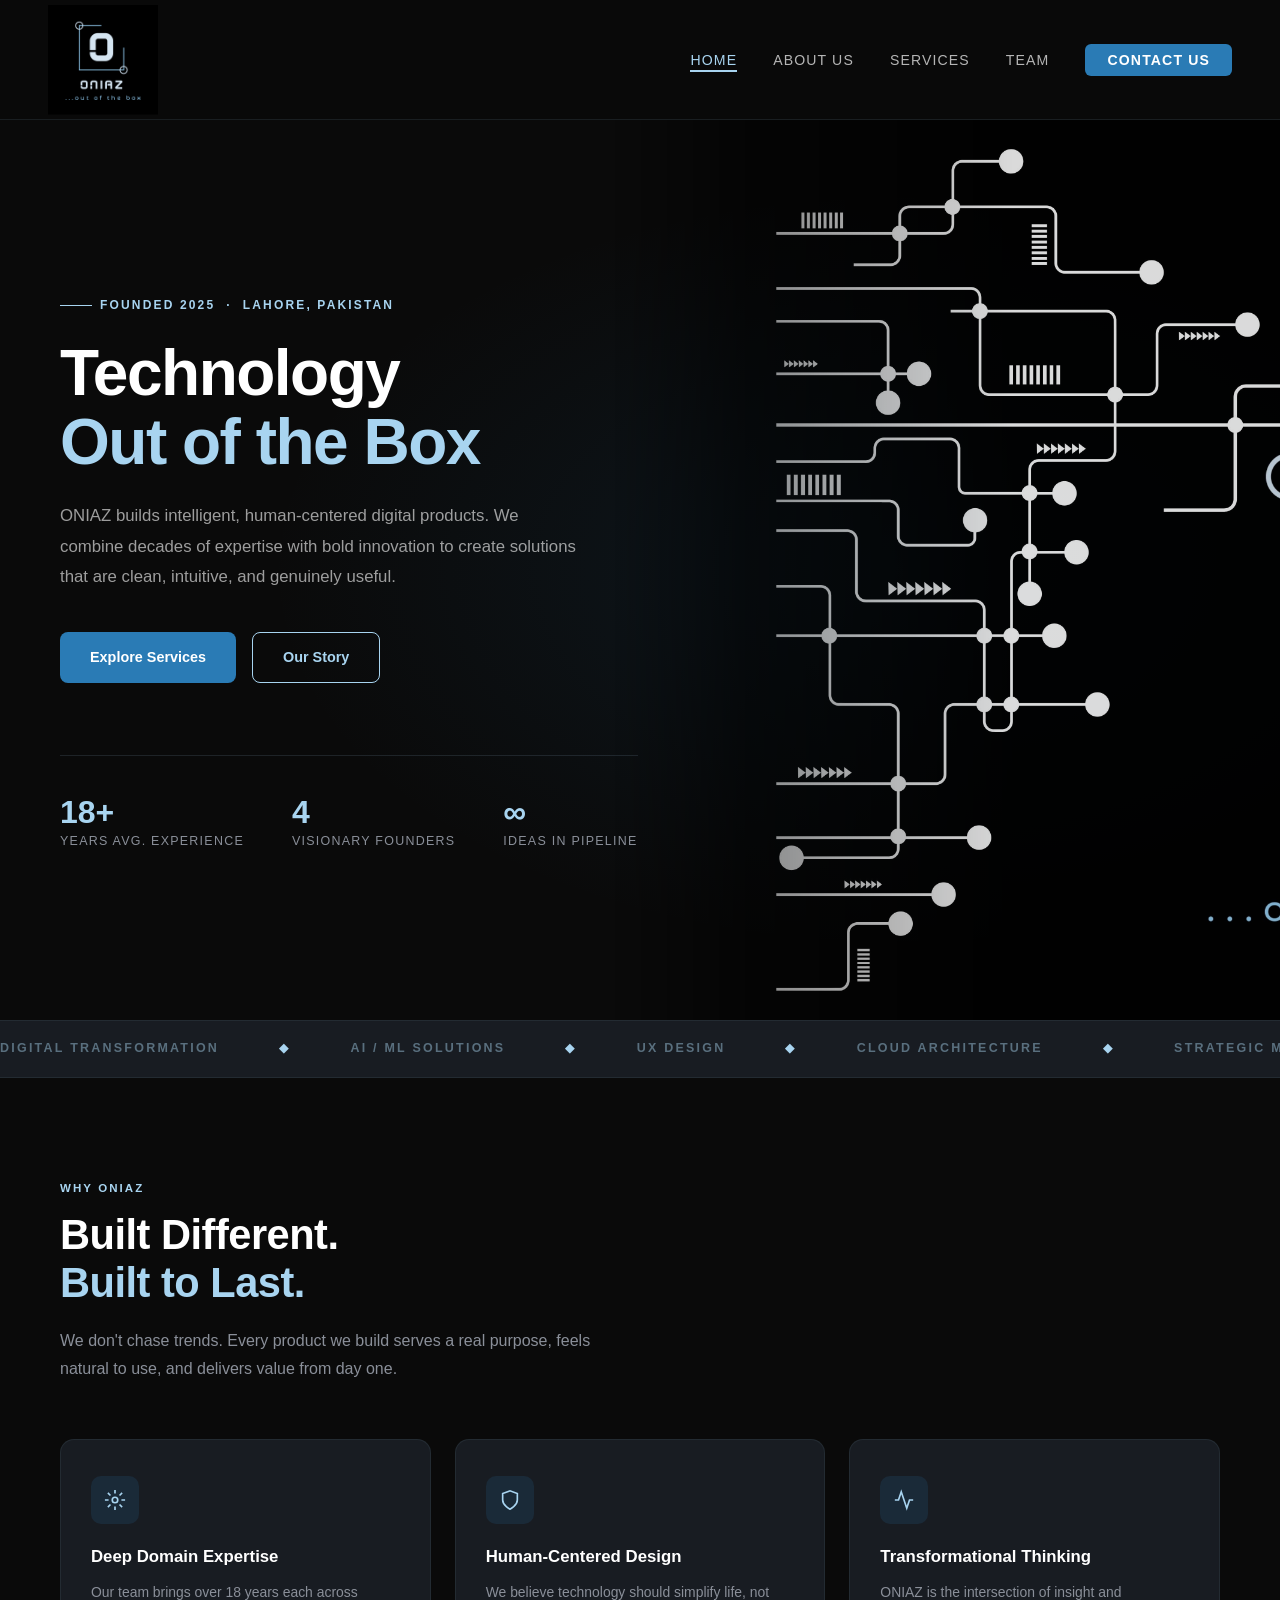
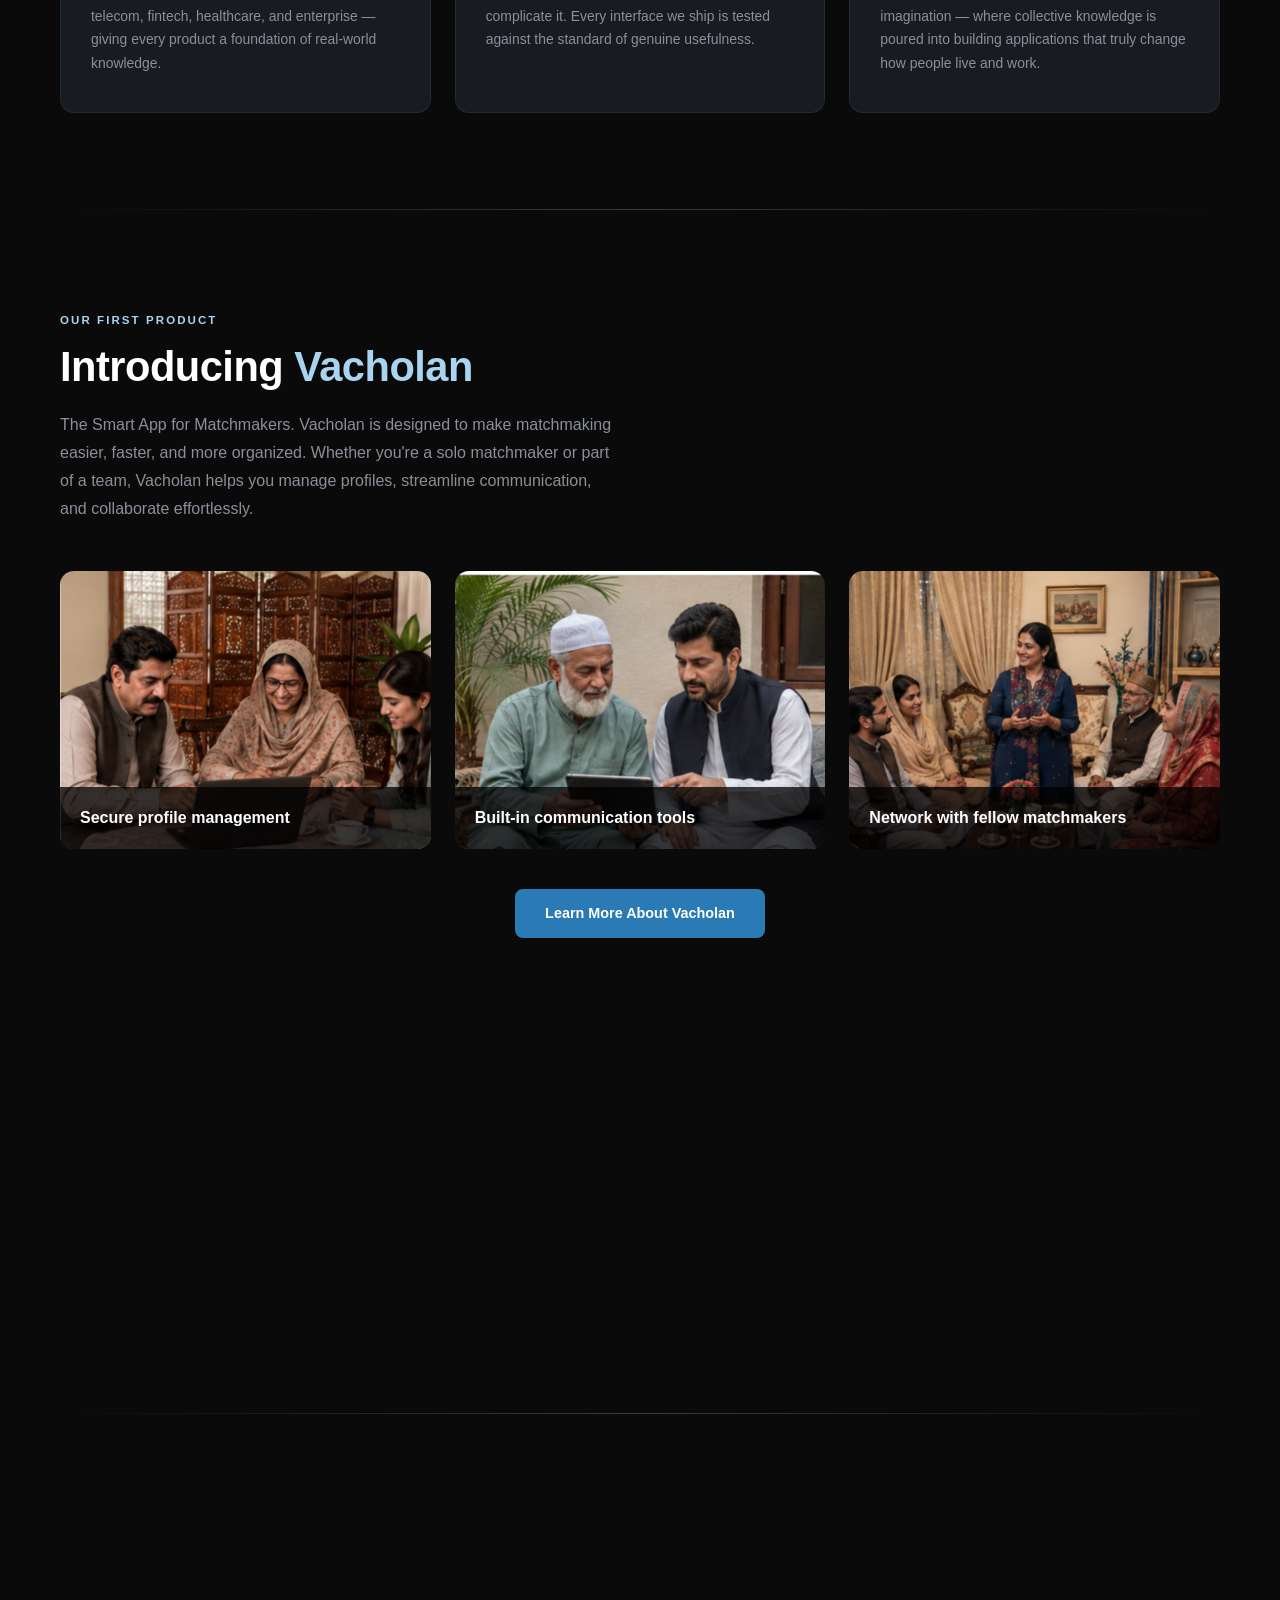
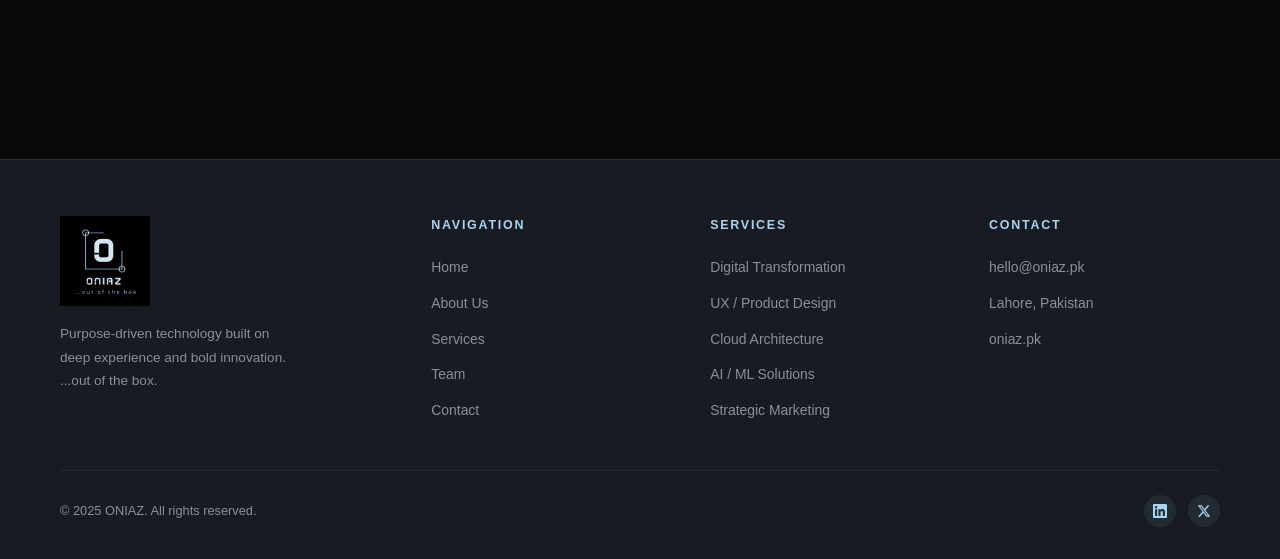
<file: index.html>
<!DOCTYPE html>
<html lang="en">
<head>
  <meta charset="UTF-8" />
  <meta name="viewport" content="width=device-width, initial-scale=1.0" />
  <title>ONIAZ – Out of the Box</title>
  <link rel="stylesheet" href="css/style.css" />
  <style>
    /* ── HERO ── */
    .hero {
      min-height: 100vh;
      display: flex;
      align-items: center;
      position: relative;
      overflow: hidden;
      background: var(--black);
      padding: 0 60px;
    }
    .hero-bg {
      position: absolute;
      inset: 0;
      background: radial-gradient(ellipse 70% 60% at 70% 50%, rgba(42,123,181,0.12) 0%, transparent 70%);
      pointer-events: none;
    }
    .hero-circuit {
      position: absolute;
      right: 0; top: 0;
      width: 52%;
      height: 100%;
      object-fit: cover;
      object-position: left center;
      opacity: 0.85;
      pointer-events: none;
      mask-image: linear-gradient(to right, transparent 0%, rgba(0,0,0,0.6) 20%, black 60%);
      -webkit-mask-image: linear-gradient(to right, transparent 0%, rgba(0,0,0,0.6) 20%, black 60%);
    }
    .hero-content {
      position: relative;
      z-index: 2;
      max-width: 680px;
    }
    .hero-tag {
      display: inline-flex;
      align-items: center;
      gap: 8px;
      font-size: 0.75rem;
      font-weight: 600;
      letter-spacing: 0.18em;
      text-transform: uppercase;
      color: var(--blue-light);
      margin-bottom: 24px;
    }
    .hero-tag::before {
      content: '';
      width: 32px; height: 1px;
      background: var(--blue-light);
    }
    .hero-title {
      font-size: clamp(2.8rem, 5vw, 4.8rem);
      font-weight: 800;
      line-height: 1.08;
      letter-spacing: -1.5px;
      margin-bottom: 24px;
    }
    .hero-title span { color: var(--blue-light); }
    .hero-desc {
      font-size: 1.05rem;
      color: rgba(255,255,255,0.6);
      line-height: 1.8;
      max-width: 520px;
      margin-bottom: 40px;
    }
    .hero-actions { display: flex; gap: 16px; flex-wrap: wrap; }
    .hero-stats {
      display: flex;
      gap: 48px;
      margin-top: 72px;
      padding-top: 40px;
      border-top: 1px solid rgba(168,212,240,0.12);
    }
    .stat-num {
      font-size: 2rem;
      font-weight: 800;
      color: var(--blue-light);
      line-height: 1;
    }
    .stat-label {
      font-size: 0.78rem;
      color: var(--grey-mid);
      margin-top: 4px;
      text-transform: uppercase;
      letter-spacing: 0.1em;
    }

    /* ── MARQUEE ── */
    .marquee-wrap {
      background: var(--dark2);
      border-top: 1px solid rgba(168,212,240,0.08);
      border-bottom: 1px solid rgba(168,212,240,0.08);
      padding: 18px 0;
      overflow: hidden;
    }
    .marquee-track {
      display: flex;
      gap: 60px;
      animation: marquee 20s linear infinite;
      white-space: nowrap;
    }
    .marquee-track span {
      font-size: 0.78rem;
      font-weight: 600;
      letter-spacing: 0.18em;
      text-transform: uppercase;
      color: rgba(168,212,240,0.45);
    }
    .marquee-dot {
      color: var(--blue-light) !important;
      opacity: 1 !important;
    }
    @keyframes marquee {
      from { transform: translateX(0); }
      to   { transform: translateX(-50%); }
    }

    /* ── WHY ONIAZ ── */
    .why-grid {
      display: grid;
      grid-template-columns: repeat(3, 1fr);
      gap: 24px;
      margin-top: 56px;
    }
    .why-card {
      background: var(--dark2);
      border: 1px solid rgba(168,212,240,0.08);
      border-radius: var(--radius);
      padding: 36px 30px;
      transition: border-color var(--transition), transform var(--transition);
    }
    .why-card:hover {
      border-color: rgba(168,212,240,0.3);
      transform: translateY(-4px);
    }
    .why-icon {
      width: 48px; height: 48px;
      background: rgba(42,123,181,0.15);
      border-radius: 10px;
      display: flex; align-items: center; justify-content: center;
      margin-bottom: 20px;
    }
    .why-icon svg { width: 22px; height: 22px; stroke: var(--blue-light); fill: none; stroke-width: 1.8; }
    .why-card h3 { font-size: 1.05rem; font-weight: 700; margin-bottom: 10px; }
    .why-card p  { font-size: 0.87rem; color: var(--grey-mid); line-height: 1.7; }

    /* ── CTA BAND ── */
    .cta-band {
      background: linear-gradient(135deg, #0d2236 0%, #0a1a2e 100%);
      border-top: 1px solid rgba(168,212,240,0.1);
      border-bottom: 1px solid rgba(168,212,240,0.1);
      padding: 80px 60px;
      text-align: center;
    }
    .cta-band h2 { font-size: 2.2rem; font-weight: 800; margin-bottom: 16px; }
    .cta-band h2 span { color: var(--blue-light); }
    .cta-band p  { font-size: 1rem; color: var(--grey-mid); margin-bottom: 36px; }


    /* ── VACHOLAN SECTION ── */
    .vacholan-grid {
      display: grid;
      grid-template-columns: repeat(3, 1fr);
      gap: 24px;
      margin-top: 48px;
    }
    .vacholan-card {
      position: relative;
      border-radius: var(--radius);
      overflow: hidden;
      aspect-ratio: 4/3;
    }
    .vacholan-card img {
      width: 100%;
      height: 100%;
      object-fit: cover;
      display: block;
      transition: transform 0.4s ease;
    }
    .vacholan-card:hover img { transform: scale(1.05); }
    .vacholan-card-label {
      position: absolute;
      bottom: 0; left: 0; right: 0;
      background: rgba(0,0,0,0.75);
      color: #fff;
      font-size: 1rem;
      font-weight: 700;
      padding: 18px 20px;
    }

    /* ── QUOTE BAND ── */
    .quote-band {
      background: #0d0d0d;
      border-top: 1px solid rgba(168,212,240,0.08);
      border-bottom: 1px solid rgba(168,212,240,0.08);
      padding: 80px 60px;
    }
    .quote-inner {
      max-width: 860px;
      margin: 0 auto;
      text-align: center;
    }
    .quote-mark {
      font-size: 5rem;
      line-height: 0.6;
      color: var(--blue-light);
      opacity: 0.3;
      font-family: Georgia, serif;
      margin-bottom: 24px;
    }
    .quote-inner blockquote {
      font-size: clamp(1.4rem, 2.5vw, 2rem);
      font-weight: 700;
      line-height: 1.5;
      color: var(--white);
      margin-bottom: 24px;
    }
    .quote-inner cite {
      font-size: 0.95rem;
      color: var(--grey-mid);
      font-style: normal;
      letter-spacing: 0.05em;
    }

    @media (max-width: 768px) {
      .vacholan-grid { grid-template-columns: 1fr; }
      .quote-band { padding: 56px 24px; }
    }

    /* ── REVEAL ANIMATION ── */
    .reveal {
      opacity: 0;
      transform: translateY(28px);
      transition: opacity 0.6s ease, transform 0.6s ease;
    }
    .reveal.visible { opacity: 1; transform: translateY(0); }

    @media (max-width: 900px) {
      .why-grid { grid-template-columns: 1fr 1fr; }
      .hero { padding: 0 24px; }
      .hero-circuit { display: none; }
      .hero-stats { gap: 28px; flex-wrap: wrap; }
      .cta-band { padding: 60px 24px; }
    }
    @media (max-width: 580px) {
      .why-grid { grid-template-columns: 1fr; }
    }
  </style>
</head>
<body>

<!-- NAVBAR -->
<nav class="navbar">
  <a href="index.html" class="nav-logo"><img src="images/logo.png" alt="ONIAZ" /></a>
  <ul class="nav-links">
    <li><a href="index.html" class="active">Home</a></li>
    <li><a href="about.html">About Us</a></li>
    <li><a href="services.html">Services</a></li>
    <li><a href="team.html">Team</a></li>
    <li><a href="contact.html" class="nav-cta">Contact Us</a></li>
  </ul>
  <button class="nav-toggle" aria-label="Toggle menu">
    <span></span><span></span><span></span>
  </button>
</nav>

<div class="page-content">

  <!-- HERO -->
  <section class="hero">
    <div class="hero-bg"></div>
    <img src="images/oniaz_hero.jpg" alt="ONIAZ" class="hero-circuit" />
    <div class="hero-content">
      <div class="hero-tag">Founded 2025 &nbsp;·&nbsp; Lahore, Pakistan</div>
      <h1 class="hero-title">
        Technology<br>
        <span>Out of the Box</span>
      </h1>
      <p class="hero-desc">
        ONIAZ builds intelligent, human-centered digital products. We combine decades of expertise with bold innovation to create solutions that are clean, intuitive, and genuinely useful.
      </p>
      <div class="hero-actions">
        <a href="services.html" class="btn btn-primary">Explore Services</a>
        <a href="about.html" class="btn btn-outline">Our Story</a>
      </div>
      <div class="hero-stats">
        <div>
          <div class="stat-num">18+</div>
          <div class="stat-label">Years Avg. Experience</div>
        </div>
        <div>
          <div class="stat-num">4</div>
          <div class="stat-label">Visionary Founders</div>
        </div>
        <div>
          <div class="stat-num">∞</div>
          <div class="stat-label">Ideas in Pipeline</div>
        </div>
      </div>
    </div>
  </section>

  <!-- MARQUEE -->
  <div class="marquee-wrap">
    <div class="marquee-track">
      <span>Digital Transformation</span><span class="marquee-dot">◆</span>
      <span>AI / ML Solutions</span><span class="marquee-dot">◆</span>
      <span>UX Design</span><span class="marquee-dot">◆</span>
      <span>Cloud Architecture</span><span class="marquee-dot">◆</span>
      <span>Strategic Marketing</span><span class="marquee-dot">◆</span>
      <span>Product Development</span><span class="marquee-dot">◆</span>
      <span>South Asian Diaspora</span><span class="marquee-dot">◆</span>
      <span>Matchmaking Tech</span><span class="marquee-dot">◆</span>
      <!-- duplicate for seamless loop -->
      <span>Digital Transformation</span><span class="marquee-dot">◆</span>
      <span>AI / ML Solutions</span><span class="marquee-dot">◆</span>
      <span>UX Design</span><span class="marquee-dot">◆</span>
      <span>Cloud Architecture</span><span class="marquee-dot">◆</span>
      <span>Strategic Marketing</span><span class="marquee-dot">◆</span>
      <span>Product Development</span><span class="marquee-dot">◆</span>
      <span>South Asian Diaspora</span><span class="marquee-dot">◆</span>
      <span>Matchmaking Tech</span><span class="marquee-dot">◆</span>
    </div>
  </div>

  <!-- WHY ONIAZ -->
  <div class="section">
    <div class="reveal">
      <span class="section-tag">Why ONIAZ</span>
      <h2 class="section-title">Built Different.<br><span>Built to Last.</span></h2>
      <p class="section-sub">We don't chase trends. Every product we build serves a real purpose, feels natural to use, and delivers value from day one.</p>
    </div>
    <div class="why-grid">
      <div class="why-card reveal">
        <div class="why-icon">
          <svg viewBox="0 0 24 24"><circle cx="12" cy="12" r="3"/><path d="M12 1v4M12 19v4M4.22 4.22l2.83 2.83M16.95 16.95l2.83 2.83M1 12h4M19 12h4M4.22 19.78l2.83-2.83M16.95 7.05l2.83-2.83"/></svg>
        </div>
        <h3>Deep Domain Expertise</h3>
        <p>Our team brings over 18 years each across telecom, fintech, healthcare, and enterprise — giving every product a foundation of real-world knowledge.</p>
      </div>
      <div class="why-card reveal">
        <div class="why-icon">
          <svg viewBox="0 0 24 24"><path d="M12 22s8-4 8-10V5l-8-3-8 3v7c0 6 8 10 8 10z"/></svg>
        </div>
        <h3>Human-Centered Design</h3>
        <p>We believe technology should simplify life, not complicate it. Every interface we ship is tested against the standard of genuine usefulness.</p>
      </div>
      <div class="why-card reveal">
        <div class="why-icon">
          <svg viewBox="0 0 24 24"><polyline points="22 12 18 12 15 21 9 3 6 12 2 12"/></svg>
        </div>
        <h3>Transformational Thinking</h3>
        <p>ONIAZ is the intersection of insight and imagination — where collective knowledge is poured into building applications that truly change how people live and work.</p>
      </div>
    </div>
  </div>

  <div class="divider"></div>

  <!-- INTRODUCING VACHOLAN -->
  <div class="vacholan-section section">
    <div class="reveal">
      <span class="section-tag">Our First Product</span>
      <h2 class="section-title">Introducing <span>Vacholan</span></h2>
      <p class="section-sub">The Smart App for Matchmakers. Vacholan is designed to make matchmaking easier, faster, and more organized. Whether you're a solo matchmaker or part of a team, Vacholan helps you manage profiles, streamline communication, and collaborate effortlessly.</p>
    </div>
    <div class="vacholan-grid">
      <div class="vacholan-card reveal">
        <img src="images/vacholan1.jpg" alt="Family using Vacholan" />
        <div class="vacholan-card-label">Secure profile management</div>
      </div>
      <div class="vacholan-card reveal">
        <img src="images/vacholan2.jpg" alt="Men browsing matches" />
        <div class="vacholan-card-label">Built-in communication tools</div>
      </div>
      <div class="vacholan-card reveal">
        <img src="images/vacholan3.jpg" alt="Family meeting" />
        <div class="vacholan-card-label">Network with fellow matchmakers</div>
      </div>
    </div>
    <div style="text-align:center; margin-top:40px;">
      <a href="services.html" class="btn btn-primary">Learn More About Vacholan</a>
    </div>
  </div>

  <!-- FOUNDER QUOTE BAND -->
  <div class="quote-band reveal">
    <div class="quote-inner">
      <div class="quote-mark">"</div>
      <blockquote>Vacholan &ndash; The smarter way for matchmakers to connect, organize, and match with ease.</blockquote>
      <cite>Haroon Rashid, Founder</cite>
    </div>
  </div>

  <div class="divider"></div>

  <!-- CTA BAND -->
  <div class="cta-band reveal">
    <h2>Ready to build something <span>smarter</span>?</h2>
    <p>Let's talk about your next product, platform, or idea.</p>
    <a href="contact.html" class="btn btn-primary">Get in Touch</a>
  </div>

</div>

<!-- FOOTER -->
<footer>
  <div class="footer-inner">
    <div class="footer-brand">
      <img src="images/logo.png" alt="ONIAZ" />
      <p>Purpose-driven technology built on deep experience and bold innovation. ...out of the box.</p>
    </div>
    <div class="footer-col">
      <h4>Navigation</h4>
      <ul>
        <li><a href="index.html">Home</a></li>
        <li><a href="about.html">About Us</a></li>
        <li><a href="services.html">Services</a></li>
        <li><a href="team.html">Team</a></li>
        <li><a href="contact.html">Contact</a></li>
      </ul>
    </div>
    <div class="footer-col">
      <h4>Services</h4>
      <ul>
        <li><a href="services.html">Digital Transformation</a></li>
        <li><a href="services.html">UX / Product Design</a></li>
        <li><a href="services.html">Cloud Architecture</a></li>
        <li><a href="services.html">AI / ML Solutions</a></li>
        <li><a href="services.html">Strategic Marketing</a></li>
      </ul>
    </div>
    <div class="footer-col">
      <h4>Contact</h4>
      <ul>
        <li><a href="mailto:hello@oniaz.pk">hello@oniaz.pk</a></li>
        <li><a href="#">Lahore, Pakistan</a></li>
        <li><a href="#">oniaz.pk</a></li>
      </ul>
    </div>
  </div>
  <div class="footer-bottom">
    <span>© 2025 ONIAZ. All rights reserved.</span>
    <div class="footer-socials">
      <a href="#" aria-label="LinkedIn">
        <svg viewBox="0 0 24 24"><path d="M20.447 20.452h-3.554v-5.569c0-1.328-.027-3.037-1.852-3.037-1.853 0-2.136 1.445-2.136 2.939v5.667H9.351V9h3.414v1.561h.046c.477-.9 1.637-1.85 3.37-1.85 3.601 0 4.267 2.37 4.267 5.455v6.286zM5.337 7.433a2.062 2.062 0 0 1-2.063-2.065 2.064 2.064 0 1 1 2.063 2.065zm1.782 13.019H3.555V9h3.564v11.452zM22.225 0H1.771C.792 0 0 .774 0 1.729v20.542C0 23.227.792 24 1.771 24h20.451C23.2 24 24 23.227 24 22.271V1.729C24 .774 23.2 0 22.222 0h.003z"/></svg>
      </a>
      <a href="#" aria-label="Twitter/X">
        <svg viewBox="0 0 24 24"><path d="M18.244 2.25h3.308l-7.227 8.26 8.502 11.24H16.17l-5.214-6.817L4.99 21.75H1.68l7.73-8.835L1.254 2.25H8.08l4.713 6.231zm-1.161 17.52h1.833L7.084 4.126H5.117z"/></svg>
      </a>
    </div>
  </div>
</footer>

<script src="js/main.js"></script>
</body>
</html>
</file>
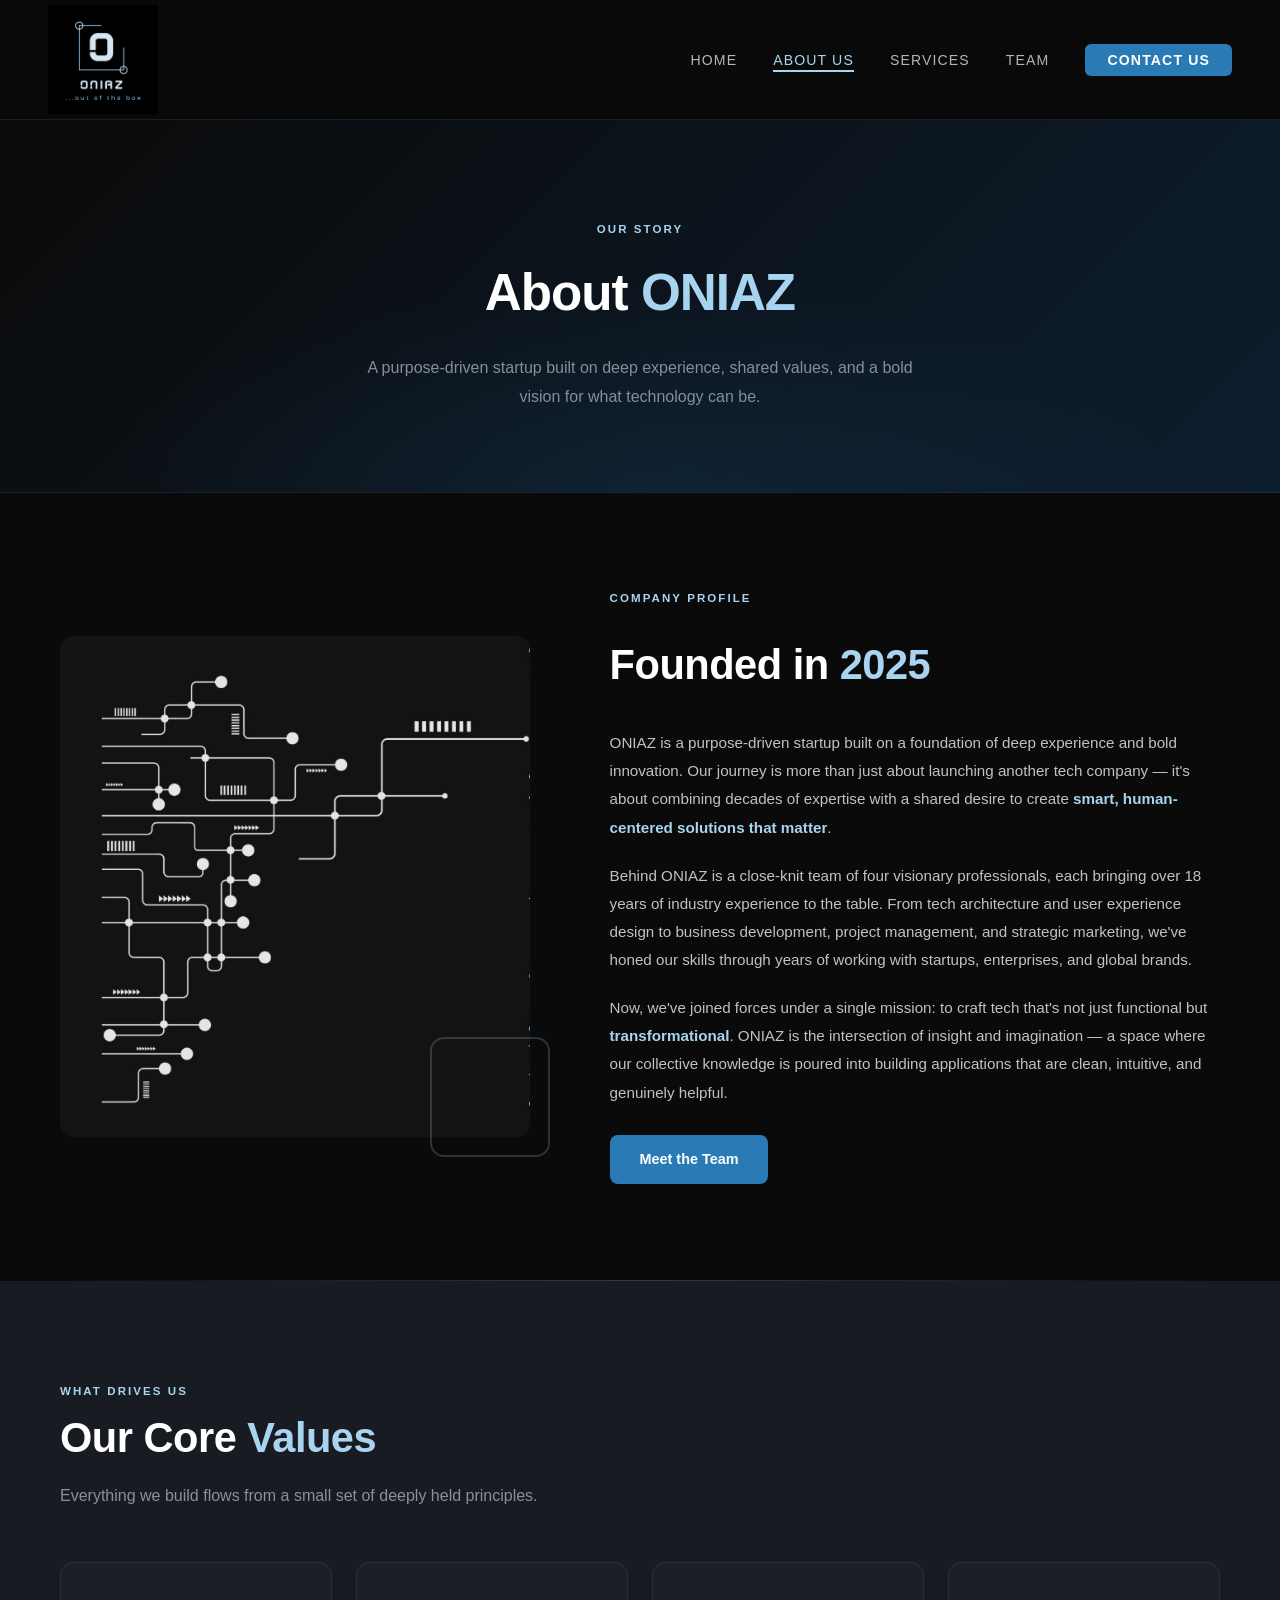
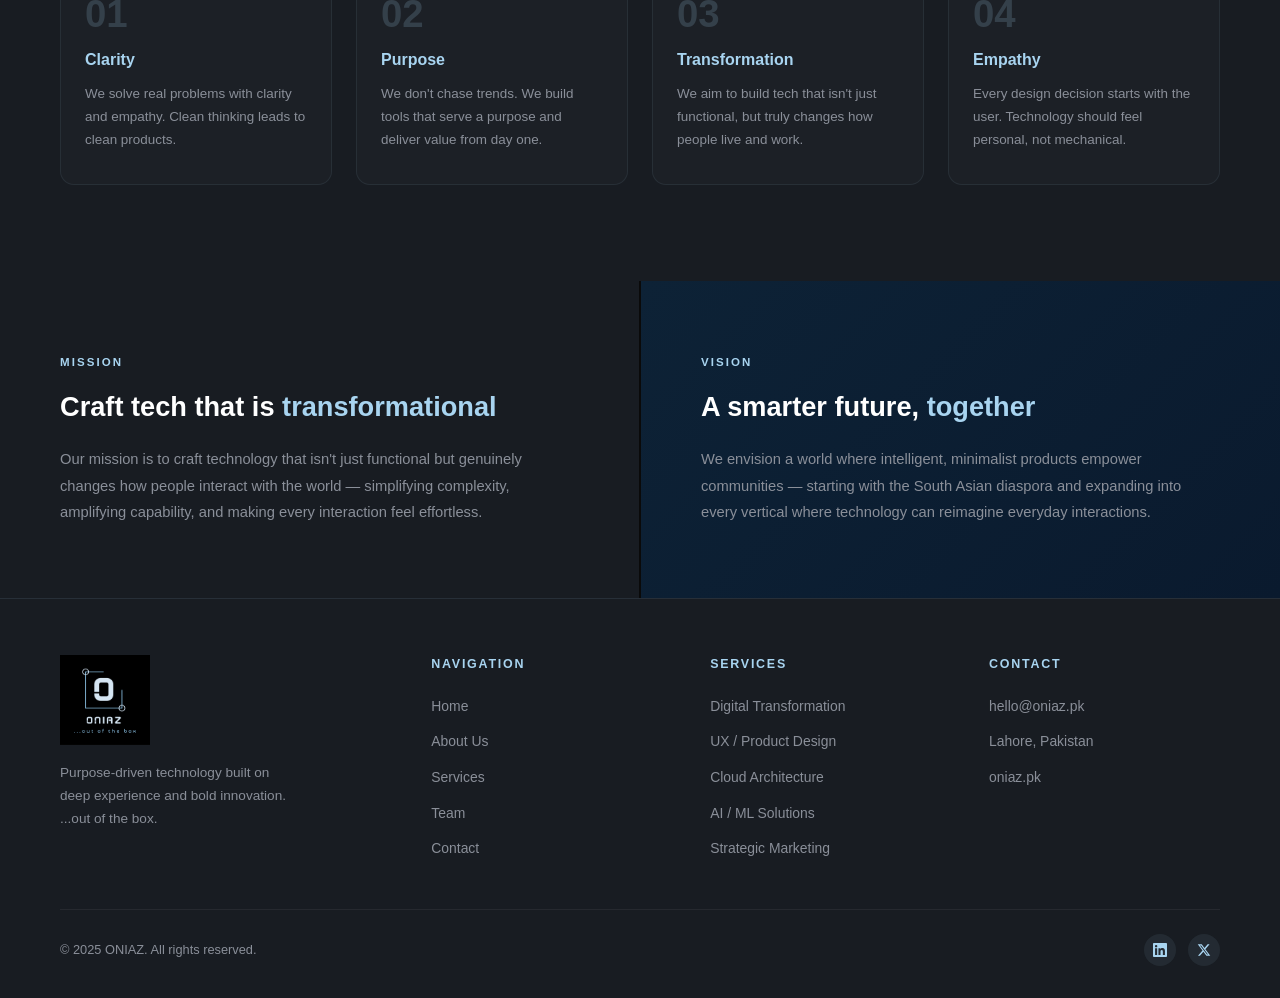
<file: about.html>
<!DOCTYPE html>
<html lang="en">
<head>
  <meta charset="UTF-8" />
  <meta name="viewport" content="width=device-width, initial-scale=1.0" />
  <title>ONIAZ – About Us</title>
  <link rel="stylesheet" href="css/style.css" />
  <style>
    /* ── PAGE HERO ── */
    .page-hero {
      background: linear-gradient(135deg, #0a0a0a 0%, #0d1e2f 100%);
      padding: 100px 60px 80px;
      text-align: center;
      border-bottom: 1px solid rgba(168,212,240,0.1);
      position: relative;
      overflow: hidden;
    }
    .page-hero::before {
      content: '';
      position: absolute;
      inset: 0;
      background: radial-gradient(ellipse 60% 80% at 50% 100%, rgba(42,123,181,0.12), transparent 70%);
      pointer-events: none;
    }
    .page-hero .section-tag { display: block; margin-bottom: 14px; }
    .page-hero h1 { font-size: clamp(2.4rem, 4vw, 3.6rem); font-weight: 800; letter-spacing: -1px; }
    .page-hero h1 span { color: var(--blue-light); }
    .page-hero p { margin: 20px auto 0; max-width: 560px; color: var(--grey-mid); font-size: 1rem; line-height: 1.8; }

    /* ── COMPANY PROFILE ── */
    .profile-grid {
      display: grid;
      grid-template-columns: 1fr 1.3fr;
      gap: 80px;
      align-items: center;
    }
    .profile-left { position: relative; }
    .profile-left img {
      width: 100%;
      border-radius: var(--radius);
      opacity: 0.9;
    }
    .profile-accent {
      position: absolute;
      bottom: -20px; right: -20px;
      width: 120px; height: 120px;
      border: 2px solid rgba(168,212,240,0.2);
      border-radius: var(--radius);
      pointer-events: none;
    }
    .profile-right { display: flex; flex-direction: column; gap: 20px; }
    .profile-right p { font-size: 0.95rem; color: rgba(255,255,255,0.75); line-height: 1.85; }
    .profile-right p strong { color: var(--blue-light); font-weight: 600; }

    /* ── VALUES ── */
    .values-bg { background: var(--dark2); }
    .values-grid {
      display: grid;
      grid-template-columns: repeat(4, 1fr);
      gap: 24px;
      margin-top: 52px;
    }
    .value-card {
      padding: 32px 24px;
      border: 1px solid rgba(168,212,240,0.08);
      border-radius: var(--radius);
      background: rgba(255,255,255,0.02);
      transition: border-color var(--transition), transform var(--transition);
    }
    .value-card:hover { border-color: rgba(168,212,240,0.28); transform: translateY(-4px); }
    .value-num {
      font-size: 2.4rem;
      font-weight: 800;
      color: rgba(168,212,240,0.18);
      line-height: 1;
      margin-bottom: 14px;
    }
    .value-card h3 { font-size: 1rem; font-weight: 700; margin-bottom: 10px; color: var(--blue-light); }
    .value-card p  { font-size: 0.84rem; color: var(--grey-mid); line-height: 1.7; }

    /* ── MISSION SPLIT ── */
    .mission-split {
      display: grid;
      grid-template-columns: 1fr 1fr;
      gap: 2px;
    }
    .mission-panel {
      padding: 72px 60px;
      display: flex;
      flex-direction: column;
      justify-content: center;
    }
    .mission-panel.dark { background: var(--dark2); }
    .mission-panel.blue { background: linear-gradient(135deg, #0d2236, #0a1a2e); }
    .mission-panel h2 { font-size: 1.7rem; font-weight: 800; margin-bottom: 18px; }
    .mission-panel h2 span { color: var(--blue-light); }
    .mission-panel p  { font-size: 0.92rem; color: var(--grey-mid); line-height: 1.8; }

    /* ── REVEAL ── */
    .reveal { opacity:0; transform:translateY(28px); transition:opacity .6s ease,transform .6s ease; }
    .reveal.visible { opacity:1; transform:translateY(0); }

    @media (max-width: 1024px) {
      .values-grid { grid-template-columns: repeat(2,1fr); }
    }
    @media (max-width: 768px) {
      .profile-grid { grid-template-columns: 1fr; gap: 40px; }
      .profile-accent { display: none; }
      .mission-split { grid-template-columns: 1fr; }
      .mission-panel { padding: 48px 24px; }
      .page-hero { padding: 80px 24px 60px; }
      .values-grid { grid-template-columns: 1fr 1fr; }
    }
    @media (max-width: 520px) {
      .values-grid { grid-template-columns: 1fr; }
    }
  </style>
</head>
<body>

<nav class="navbar">
  <a href="index.html" class="nav-logo"><img src="images/logo.png" alt="ONIAZ" /></a>
  <ul class="nav-links">
    <li><a href="index.html">Home</a></li>
    <li><a href="about.html" class="active">About Us</a></li>
    <li><a href="services.html">Services</a></li>
    <li><a href="team.html">Team</a></li>
    <li><a href="contact.html" class="nav-cta">Contact Us</a></li>
  </ul>
  <button class="nav-toggle" aria-label="Toggle menu"><span></span><span></span><span></span></button>
</nav>

<div class="page-content">

  <!-- PAGE HERO -->
  <div class="page-hero">
    <span class="section-tag">Our Story</span>
    <h1>About <span>ONIAZ</span></h1>
    <p>A purpose-driven startup built on deep experience, shared values, and a bold vision for what technology can be.</p>
  </div>

  <!-- COMPANY PROFILE -->
  <div class="section">
    <div class="profile-grid">
      <div class="profile-left reveal">
        <img src="images/circuit.png" alt="ONIAZ Circuit" />
        <div class="profile-accent"></div>
      </div>
      <div class="profile-right reveal">
        <span class="section-tag">Company Profile</span>
        <h2 class="section-title">Founded in <span>2025</span></h2>
        <p>ONIAZ is a purpose-driven startup built on a foundation of deep experience and bold innovation. Our journey is more than just about launching another tech company — it's about combining decades of expertise with a shared desire to create <strong>smart, human-centered solutions that matter</strong>.</p>
        <p>Behind ONIAZ is a close-knit team of four visionary professionals, each bringing over 18 years of industry experience to the table. From tech architecture and user experience design to business development, project management, and strategic marketing, we've honed our skills through years of working with startups, enterprises, and global brands.</p>
        <p>Now, we've joined forces under a single mission: to craft tech that's not just functional but <strong>transformational</strong>. ONIAZ is the intersection of insight and imagination — a space where our collective knowledge is poured into building applications that are clean, intuitive, and genuinely helpful.</p>
        <div style="margin-top:8px;">
          <a href="team.html" class="btn btn-primary">Meet the Team</a>
        </div>
      </div>
    </div>
  </div>

  <div class="divider"></div>

  <!-- VALUES -->
  <div class="values-bg">
    <div class="section">
      <div class="reveal">
        <span class="section-tag">What Drives Us</span>
        <h2 class="section-title">Our Core <span>Values</span></h2>
        <p class="section-sub">Everything we build flows from a small set of deeply held principles.</p>
      </div>
      <div class="values-grid">
        <div class="value-card reveal">
          <div class="value-num">01</div>
          <h3>Clarity</h3>
          <p>We solve real problems with clarity and empathy. Clean thinking leads to clean products.</p>
        </div>
        <div class="value-card reveal">
          <div class="value-num">02</div>
          <h3>Purpose</h3>
          <p>We don't chase trends. We build tools that serve a purpose and deliver value from day one.</p>
        </div>
        <div class="value-card reveal">
          <div class="value-num">03</div>
          <h3>Transformation</h3>
          <p>We aim to build tech that isn't just functional, but truly changes how people live and work.</p>
        </div>
        <div class="value-card reveal">
          <div class="value-num">04</div>
          <h3>Empathy</h3>
          <p>Every design decision starts with the user. Technology should feel personal, not mechanical.</p>
        </div>
      </div>
    </div>
  </div>

  <!-- MISSION / VISION SPLIT -->
  <div class="mission-split">
    <div class="mission-panel dark reveal">
      <span class="section-tag">Mission</span>
      <h2>Craft tech that is <span>transformational</span></h2>
      <p>Our mission is to craft technology that isn't just functional but genuinely changes how people interact with the world — simplifying complexity, amplifying capability, and making every interaction feel effortless.</p>
    </div>
    <div class="mission-panel blue reveal">
      <span class="section-tag">Vision</span>
      <h2>A smarter future, <span>together</span></h2>
      <p>We envision a world where intelligent, minimalist products empower communities — starting with the South Asian diaspora and expanding into every vertical where technology can reimagine everyday interactions.</p>
    </div>
  </div>

</div>

<footer>
  <div class="footer-inner">
    <div class="footer-brand">
      <img src="images/logo.png" alt="ONIAZ" />
      <p>Purpose-driven technology built on deep experience and bold innovation. ...out of the box.</p>
    </div>
    <div class="footer-col">
      <h4>Navigation</h4>
      <ul>
        <li><a href="index.html">Home</a></li>
        <li><a href="about.html">About Us</a></li>
        <li><a href="services.html">Services</a></li>
        <li><a href="team.html">Team</a></li>
        <li><a href="contact.html">Contact</a></li>
      </ul>
    </div>
    <div class="footer-col">
      <h4>Services</h4>
      <ul>
        <li><a href="services.html">Digital Transformation</a></li>
        <li><a href="services.html">UX / Product Design</a></li>
        <li><a href="services.html">Cloud Architecture</a></li>
        <li><a href="services.html">AI / ML Solutions</a></li>
        <li><a href="services.html">Strategic Marketing</a></li>
      </ul>
    </div>
    <div class="footer-col">
      <h4>Contact</h4>
      <ul>
        <li><a href="mailto:hello@oniaz.pk">hello@oniaz.pk</a></li>
        <li><a href="#">Lahore, Pakistan</a></li>
        <li><a href="#">oniaz.pk</a></li>
      </ul>
    </div>
  </div>
  <div class="footer-bottom">
    <span>© 2025 ONIAZ. All rights reserved.</span>
    <div class="footer-socials">
      <a href="#" aria-label="LinkedIn"><svg viewBox="0 0 24 24"><path d="M20.447 20.452h-3.554v-5.569c0-1.328-.027-3.037-1.852-3.037-1.853 0-2.136 1.445-2.136 2.939v5.667H9.351V9h3.414v1.561h.046c.477-.9 1.637-1.85 3.37-1.85 3.601 0 4.267 2.37 4.267 5.455v6.286zM5.337 7.433a2.062 2.062 0 0 1-2.063-2.065 2.064 2.064 0 1 1 2.063 2.065zm1.782 13.019H3.555V9h3.564v11.452zM22.225 0H1.771C.792 0 0 .774 0 1.729v20.542C0 23.227.792 24 1.771 24h20.451C23.2 24 24 23.227 24 22.271V1.729C24 .774 23.2 0 22.222 0h.003z"/></svg></a>
      <a href="#" aria-label="Twitter/X"><svg viewBox="0 0 24 24"><path d="M18.244 2.25h3.308l-7.227 8.26 8.502 11.24H16.17l-5.214-6.817L4.99 21.75H1.68l7.73-8.835L1.254 2.25H8.08l4.713 6.231zm-1.161 17.52h1.833L7.084 4.126H5.117z"/></svg></a>
    </div>
  </div>
</footer>

<script src="js/main.js"></script>
</body>
</html>
</file>
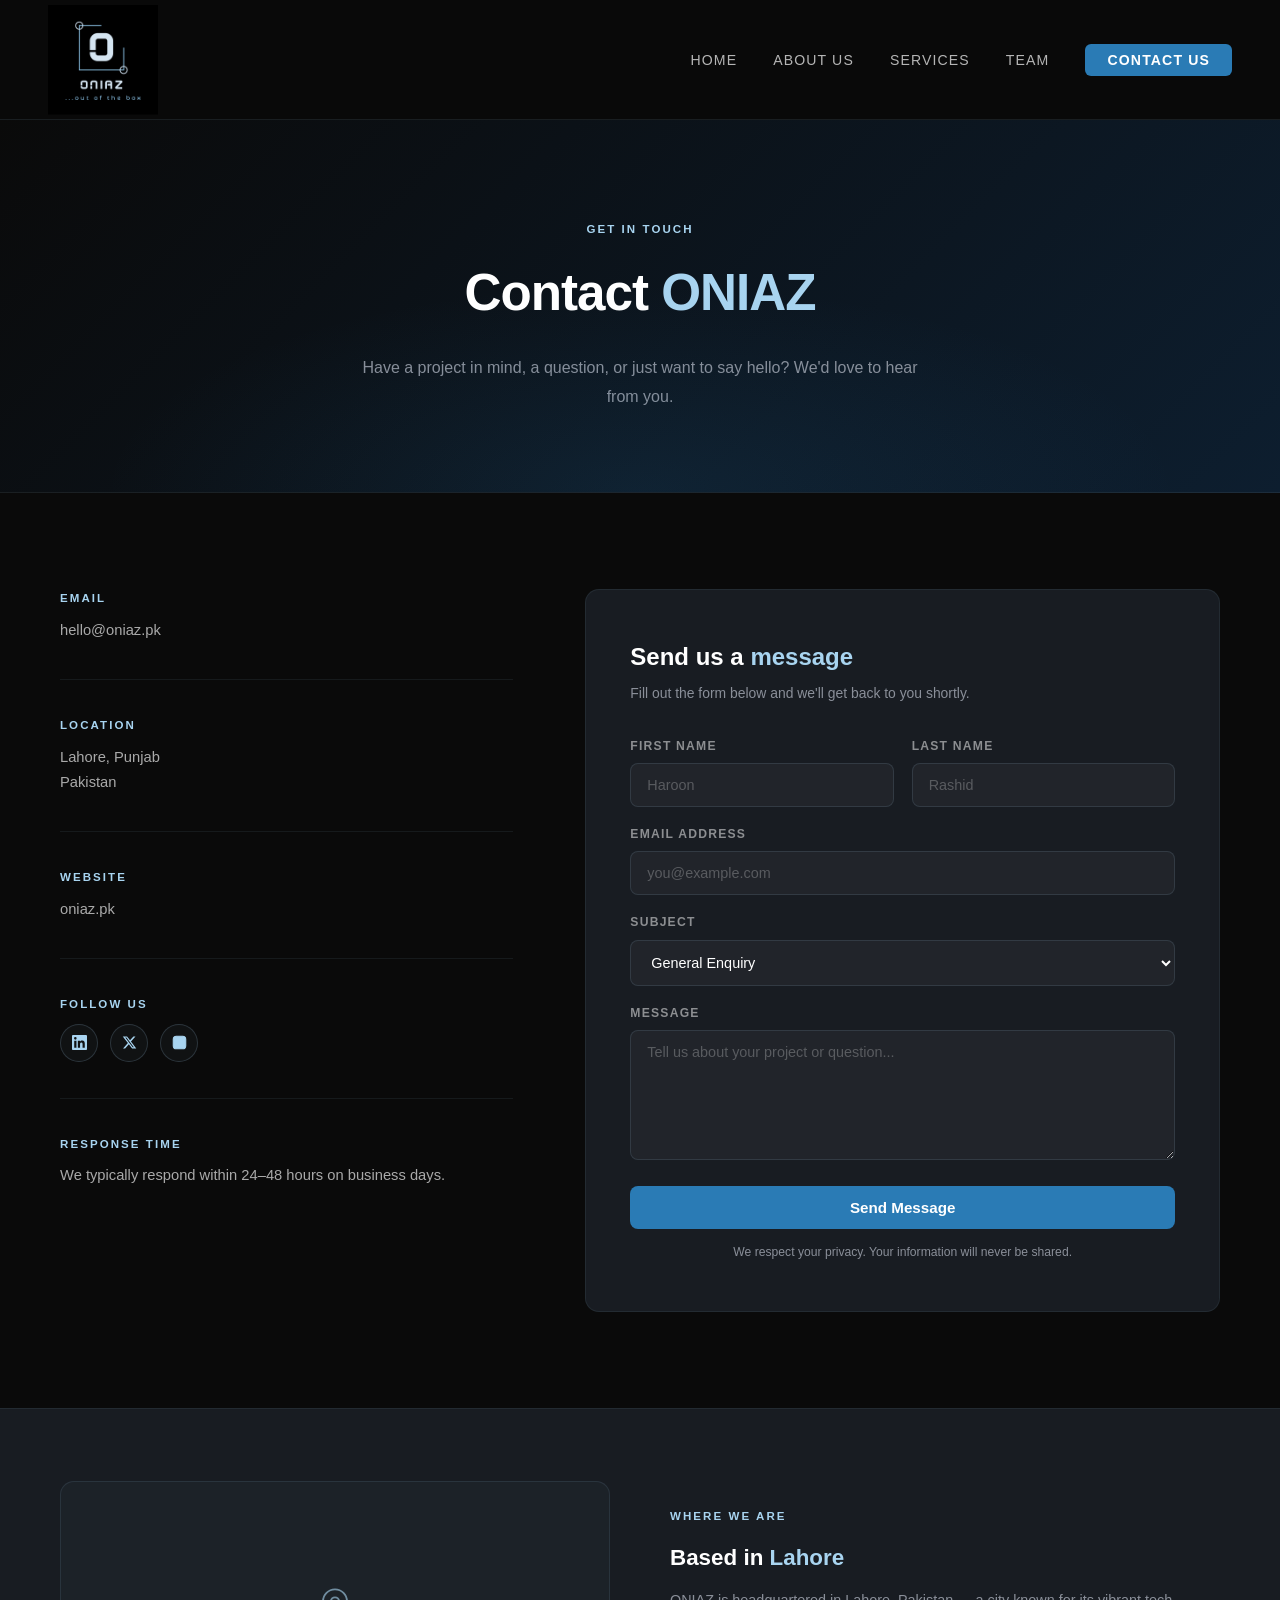
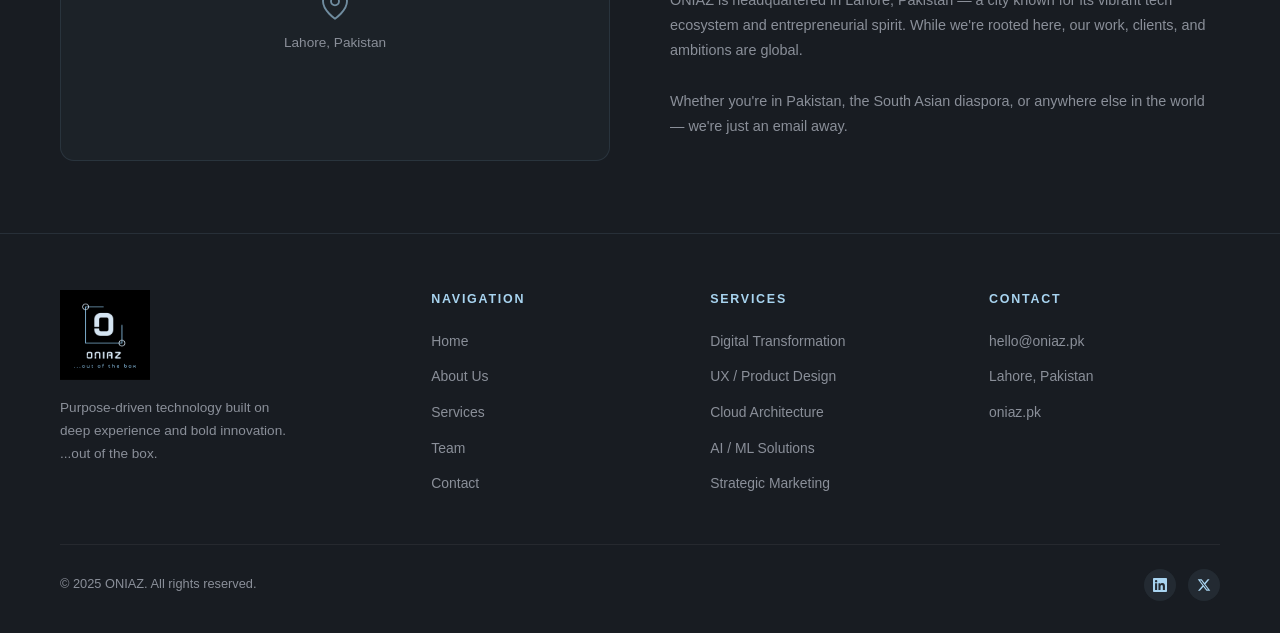
<file: contact.html>
<!DOCTYPE html>
<html lang="en">
<head>
  <meta charset="UTF-8" />
  <meta name="viewport" content="width=device-width, initial-scale=1.0" />
  <title>ONIAZ – Contact Us</title>
  <link rel="stylesheet" href="css/style.css" />
  <style>
    .page-hero {
      background: linear-gradient(135deg, #0a0a0a 0%, #0d1e2f 100%);
      padding: 100px 60px 80px;
      text-align: center;
      border-bottom: 1px solid rgba(168,212,240,0.1);
      position: relative;
      overflow: hidden;
    }
    .page-hero::before {
      content: '';
      position: absolute; inset: 0;
      background: radial-gradient(ellipse 60% 80% at 50% 100%, rgba(42,123,181,0.12), transparent 70%);
      pointer-events: none;
    }
    .page-hero .section-tag { display: block; margin-bottom: 14px; }
    .page-hero h1 { font-size: clamp(2.4rem,4vw,3.6rem); font-weight: 800; letter-spacing: -1px; }
    .page-hero h1 span { color: var(--blue-light); }
    .page-hero p { margin: 20px auto 0; max-width: 560px; color: var(--grey-mid); font-size: 1rem; line-height: 1.8; }

    .contact-grid {
      display: grid;
      grid-template-columns: 1fr 1.4fr;
      gap: 72px;
      align-items: start;
    }

    .contact-info { display: flex; flex-direction: column; gap: 36px; }
    .info-block h3 {
      font-size: 0.72rem; font-weight: 700; letter-spacing: 0.18em;
      text-transform: uppercase; color: var(--blue-light); margin-bottom: 10px;
    }
    .info-block p, .info-block a {
      font-size: 0.92rem; color: rgba(255,255,255,0.65); line-height: 1.7;
    }
    .info-block a:hover { color: var(--blue-light); }

    .info-socials { display: flex; gap: 12px; margin-top: 4px; }
    .info-socials a {
      width: 38px; height: 38px; border-radius: 50%;
      border: 1px solid rgba(168,212,240,0.18);
      background: rgba(168,212,240,0.04);
      display: flex; align-items: center; justify-content: center;
      transition: background var(--transition), border-color var(--transition);
    }
    .info-socials a:hover { background: rgba(168,212,240,0.14); border-color: rgba(168,212,240,0.4); }
    .info-socials svg { width: 15px; height: 15px; fill: var(--blue-light); }
    .contact-divider { width: 100%; height: 1px; background: rgba(168,212,240,0.08); }

    .contact-form {
      background: var(--dark2);
      border: 1px solid rgba(168,212,240,0.08);
      border-radius: var(--radius);
      padding: 48px 44px;
    }
    .contact-form h2 { font-size: 1.5rem; font-weight: 800; margin-bottom: 6px; }
    .contact-form h2 span { color: var(--blue-light); }
    .contact-form .form-sub { font-size: 0.87rem; color: var(--grey-mid); margin-bottom: 32px; }

    .form-row { display: grid; grid-template-columns: 1fr 1fr; gap: 18px; }
    .form-group { display: flex; flex-direction: column; gap: 7px; margin-bottom: 18px; }

    label {
      font-size: 0.76rem; font-weight: 600; letter-spacing: 0.1em;
      text-transform: uppercase; color: rgba(255,255,255,0.5);
    }

    input, textarea, select {
      background: rgba(255,255,255,0.04);
      border: 1px solid rgba(168,212,240,0.12);
      border-radius: 8px; padding: 13px 16px;
      color: var(--white); font-size: 0.9rem; font-family: inherit;
      outline: none; width: 100%;
      transition: border-color var(--transition), background var(--transition);
    }
    input::placeholder, textarea::placeholder { color: rgba(255,255,255,0.25); }
    input:focus, textarea:focus, select:focus {
      border-color: rgba(168,212,240,0.4);
      background: rgba(168,212,240,0.04);
    }
    select option { background: #1a1e26; }
    textarea { resize: vertical; min-height: 130px; }

    .form-submit { margin-top: 8px; width: 100%; justify-content: center; font-size: 0.95rem; }
    .form-note { font-size: 0.76rem; color: var(--grey-mid); text-align: center; margin-top: 14px; }

    /* Status messages */
    .form-success, .form-error {
      display: none;
      text-align: center;
      padding: 32px 20px;
      border-radius: var(--radius);
      margin-bottom: 24px;
    }
    .form-success {
      background: rgba(168,212,240,0.06);
      border: 1px solid rgba(168,212,240,0.2);
    }
    .form-error {
      background: rgba(192,57,43,0.08);
      border: 1px solid rgba(192,57,43,0.3);
    }
    .status-icon {
      width: 56px; height: 56px; border-radius: 50%;
      display: flex; align-items: center; justify-content: center;
      margin: 0 auto 16px;
    }
    .form-success .status-icon { background: rgba(168,212,240,0.1); border: 2px solid var(--blue-light); }
    .form-error   .status-icon { background: rgba(192,57,43,0.1);   border: 2px solid #c0392b; }
    .status-icon svg { width: 22px; height: 22px; fill: none; stroke-width: 2.5; }
    .form-success .status-icon svg { stroke: var(--blue-light); }
    .form-error   .status-icon svg { stroke: #c0392b; }
    .form-success h3 { font-size: 1.2rem; font-weight: 800; margin-bottom: 8px; color: var(--blue-light); }
    .form-error   h3 { font-size: 1.2rem; font-weight: 800; margin-bottom: 8px; color: #c0392b; }
    .form-success p, .form-error p { font-size: 0.88rem; color: var(--grey-mid); }

    .map-band { background: var(--dark2); border-top: 1px solid rgba(168,212,240,0.08); }
    .map-inner {
      max-width: 1400px; margin: 0 auto; padding: 72px 60px;
      display: grid; grid-template-columns: 1fr 1fr; gap: 60px; align-items: center;
    }
    .map-box {
      background: rgba(168,212,240,0.03);
      border: 1px solid rgba(168,212,240,0.1);
      border-radius: var(--radius); height: 280px;
      display: flex; align-items: center; justify-content: center;
      flex-direction: column; gap: 12px; color: var(--grey-mid); font-size: 0.85rem;
    }
    .map-box svg { width: 32px; height: 32px; stroke: var(--blue-light); fill: none; stroke-width: 1.4; opacity: 0.6; }
    .map-text h3 { font-size: 1.4rem; font-weight: 800; margin-bottom: 12px; }
    .map-text h3 span { color: var(--blue-light); }
    .map-text p { font-size: 0.9rem; color: var(--grey-mid); line-height: 1.75; }

    .reveal { opacity:0; transform:translateY(28px); transition:opacity .6s ease,transform .6s ease; }
    .reveal.visible { opacity:1; transform:translateY(0); }

    @media (max-width: 960px) {
      .contact-grid { grid-template-columns: 1fr; gap: 48px; }
      .map-inner { grid-template-columns: 1fr; gap: 36px; }
      .page-hero { padding: 80px 24px 60px; }
    }
    @media (max-width: 560px) {
      .form-row { grid-template-columns: 1fr; }
      .contact-form { padding: 32px 24px; }
      .map-inner { padding: 48px 24px; }
    }
  </style>
</head>
<body>

<nav class="navbar">
  <a href="index.html" class="nav-logo"><img src="images/logo.png" alt="ONIAZ" /></a>
  <ul class="nav-links">
    <li><a href="index.html">Home</a></li>
    <li><a href="about.html">About Us</a></li>
    <li><a href="services.html">Services</a></li>
    <li><a href="team.html">Team</a></li>
    <li><a href="contact.html" class="active nav-cta">Contact Us</a></li>
  </ul>
  <button class="nav-toggle" aria-label="Toggle menu"><span></span><span></span><span></span></button>
</nav>

<div class="page-content">

  <div class="page-hero">
    <span class="section-tag">Get in Touch</span>
    <h1>Contact <span>ONIAZ</span></h1>
    <p>Have a project in mind, a question, or just want to say hello? We'd love to hear from you.</p>
  </div>

  <div class="section">
    <div class="contact-grid">

      <!-- LEFT INFO -->
      <div class="contact-info reveal">
        <div class="info-block">
          <h3>Email</h3>
          <a href="mailto:hello@oniaz.pk">hello@oniaz.pk</a>
        </div>
        <div class="contact-divider"></div>
        <div class="info-block">
          <h3>Location</h3>
          <p>Lahore, Punjab<br>Pakistan</p>
        </div>
        <div class="contact-divider"></div>
        <div class="info-block">
          <h3>Website</h3>
          <a href="https://oniaz.pk" target="_blank">oniaz.pk</a>
        </div>
        <div class="contact-divider"></div>
        <div class="info-block">
          <h3>Follow Us</h3>
          <div class="info-socials">
            <a href="#" aria-label="LinkedIn">
              <svg viewBox="0 0 24 24"><path d="M20.447 20.452h-3.554v-5.569c0-1.328-.027-3.037-1.852-3.037-1.853 0-2.136 1.445-2.136 2.939v5.667H9.351V9h3.414v1.561h.046c.477-.9 1.637-1.85 3.37-1.85 3.601 0 4.267 2.37 4.267 5.455v6.286zM5.337 7.433a2.062 2.062 0 0 1-2.063-2.065 2.064 2.064 0 1 1 2.063 2.065zm1.782 13.019H3.555V9h3.564v11.452zM22.225 0H1.771C.792 0 0 .774 0 1.729v20.542C0 23.227.792 24 1.771 24h20.451C23.2 24 24 23.227 24 22.271V1.729C24 .774 23.2 0 22.222 0h.003z"/></svg>
            </a>
            <a href="#" aria-label="Twitter/X">
              <svg viewBox="0 0 24 24"><path d="M18.244 2.25h3.308l-7.227 8.26 8.502 11.24H16.17l-5.214-6.817L4.99 21.75H1.68l7.73-8.835L1.254 2.25H8.08l4.713 6.231zm-1.161 17.52h1.833L7.084 4.126H5.117z"/></svg>
            </a>
            <a href="#" aria-label="Instagram">
              <svg viewBox="0 0 24 24" stroke="var(--blue-light)" fill="none" stroke-width="1.7"><rect x="2" y="2" width="20" height="20" rx="5"/><circle cx="12" cy="12" r="5"/><circle cx="17.5" cy="6.5" r="1" fill="var(--blue-light)" stroke="none"/></svg>
            </a>
          </div>
        </div>
        <div class="contact-divider"></div>
        <div class="info-block">
          <h3>Response Time</h3>
          <p>We typically respond within 24–48 hours on business days.</p>
        </div>
      </div>

      <!-- RIGHT FORM -->
      <div class="contact-form reveal">

        <!-- Success Message -->
        <div class="form-success" id="formSuccess">
          <div class="status-icon">
            <svg viewBox="0 0 24 24"><polyline points="20 6 9 17 4 12"/></svg>
          </div>
          <h3>Message Sent!</h3>
          <p>Thank you for reaching out. We'll be in touch within 24–48 hours.</p>
        </div>

        <!-- Error Message -->
        <div class="form-error" id="formError">
          <div class="status-icon">
            <svg viewBox="0 0 24 24"><line x1="18" y1="6" x2="6" y2="18"/><line x1="6" y1="6" x2="18" y2="18"/></svg>
          </div>
          <h3>Something went wrong</h3>
          <p>Please try again or email us directly at <a href="mailto:hello@oniaz.pk" style="color:var(--blue-light)">hello@oniaz.pk</a></p>
        </div>

        <div id="formWrap">
          <h2>Send us a <span>message</span></h2>
          <p class="form-sub">Fill out the form below and we'll get back to you shortly.</p>

          <form action="send_mail.php" method="POST">
            <div class="form-row">
              <div class="form-group">
                <label for="fname">First Name</label>
                <input type="text" id="fname" name="fname" placeholder="Haroon" required />
              </div>
              <div class="form-group">
                <label for="lname">Last Name</label>
                <input type="text" id="lname" name="lname" placeholder="Rashid" required />
              </div>
            </div>
            <div class="form-group">
              <label for="email">Email Address</label>
              <input type="email" id="email" name="email" placeholder="you@example.com" required />
            </div>
            <div class="form-group">
              <label for="subject">Subject</label>
              <select id="subject" name="subject">
                <option value="General Enquiry">General Enquiry</option>
                <option value="Partnership Opportunity">Partnership Opportunity</option>
                <option value="Product Interest">Product Interest</option>
                <option value="Careers">Careers</option>
                <option value="Press / Media">Press / Media</option>
                <option value="Other">Other</option>
              </select>
            </div>
            <div class="form-group">
              <label for="message">Message</label>
              <textarea id="message" name="message" placeholder="Tell us about your project or question..." required></textarea>
            </div>
            <button type="submit" class="btn btn-primary form-submit">Send Message</button>
            <p class="form-note">We respect your privacy. Your information will never be shared.</p>
          </form>
        </div>

      </div>
    </div>
  </div>

  <!-- LOCATION BAND -->
  <div class="map-band">
    <div class="map-inner">
      <div class="map-box reveal">
        <svg viewBox="0 0 24 24"><path d="M21 10c0 7-9 13-9 13S3 17 3 10a9 9 0 0 1 18 0z"/><circle cx="12" cy="10" r="3"/></svg>
        <span>Lahore, Pakistan</span>
      </div>
      <div class="map-text reveal">
        <span class="section-tag">Where We Are</span>
        <h3>Based in <span>Lahore</span></h3>
        <p>ONIAZ is headquartered in Lahore, Pakistan — a city known for its vibrant tech ecosystem and entrepreneurial spirit. While we're rooted here, our work, clients, and ambitions are global.</p>
        <br>
        <p>Whether you're in Pakistan, the South Asian diaspora, or anywhere else in the world — we're just an email away.</p>
      </div>
    </div>
  </div>

</div>

<footer>
  <div class="footer-inner">
    <div class="footer-brand">
      <img src="images/logo.png" alt="ONIAZ" />
      <p>Purpose-driven technology built on deep experience and bold innovation. ...out of the box.</p>
    </div>
    <div class="footer-col">
      <h4>Navigation</h4>
      <ul>
        <li><a href="index.html">Home</a></li>
        <li><a href="about.html">About Us</a></li>
        <li><a href="services.html">Services</a></li>
        <li><a href="team.html">Team</a></li>
        <li><a href="contact.html">Contact</a></li>
      </ul>
    </div>
    <div class="footer-col">
      <h4>Services</h4>
      <ul>
        <li><a href="services.html">Digital Transformation</a></li>
        <li><a href="services.html">UX / Product Design</a></li>
        <li><a href="services.html">Cloud Architecture</a></li>
        <li><a href="services.html">AI / ML Solutions</a></li>
        <li><a href="services.html">Strategic Marketing</a></li>
      </ul>
    </div>
    <div class="footer-col">
      <h4>Contact</h4>
      <ul>
        <li><a href="mailto:hello@oniaz.pk">hello@oniaz.pk</a></li>
        <li><a href="#">Lahore, Pakistan</a></li>
        <li><a href="#">oniaz.pk</a></li>
      </ul>
    </div>
  </div>
  <div class="footer-bottom">
    <span>© 2025 ONIAZ. All rights reserved.</span>
    <div class="footer-socials">
      <a href="#" aria-label="LinkedIn"><svg viewBox="0 0 24 24"><path d="M20.447 20.452h-3.554v-5.569c0-1.328-.027-3.037-1.852-3.037-1.853 0-2.136 1.445-2.136 2.939v5.667H9.351V9h3.414v1.561h.046c.477-.9 1.637-1.85 3.37-1.85 3.601 0 4.267 2.37 4.267 5.455v6.286zM5.337 7.433a2.062 2.062 0 0 1-2.063-2.065 2.064 2.064 0 1 1 2.063 2.065zm1.782 13.019H3.555V9h3.564v11.452zM22.225 0H1.771C.792 0 0 .774 0 1.729v20.542C0 23.227.792 24 1.771 24h20.451C23.2 24 24 23.227 24 22.271V1.729C24 .774 23.2 0 22.222 0h.003z"/></svg></a>
      <a href="#" aria-label="Twitter/X"><svg viewBox="0 0 24 24"><path d="M18.244 2.25h3.308l-7.227 8.26 8.502 11.24H16.17l-5.214-6.817L4.99 21.75H1.68l7.73-8.835L1.254 2.25H8.08l4.713 6.231zm-1.161 17.52h1.833L7.084 4.126H5.117z"/></svg></a>
    </div>
  </div>
</footer>

<script src="js/main.js"></script>
<script>
  // Show success or error based on URL parameter after PHP redirect
  const params = new URLSearchParams(window.location.search);
  const status = params.get('status');
  if (status === 'success') {
    document.getElementById('formWrap').style.display = 'none';
    document.getElementById('formSuccess').style.display = 'block';
  } else if (status === 'error') {
    document.getElementById('formError').style.display = 'block';
  }
</script>

</body>
</html>
</file>
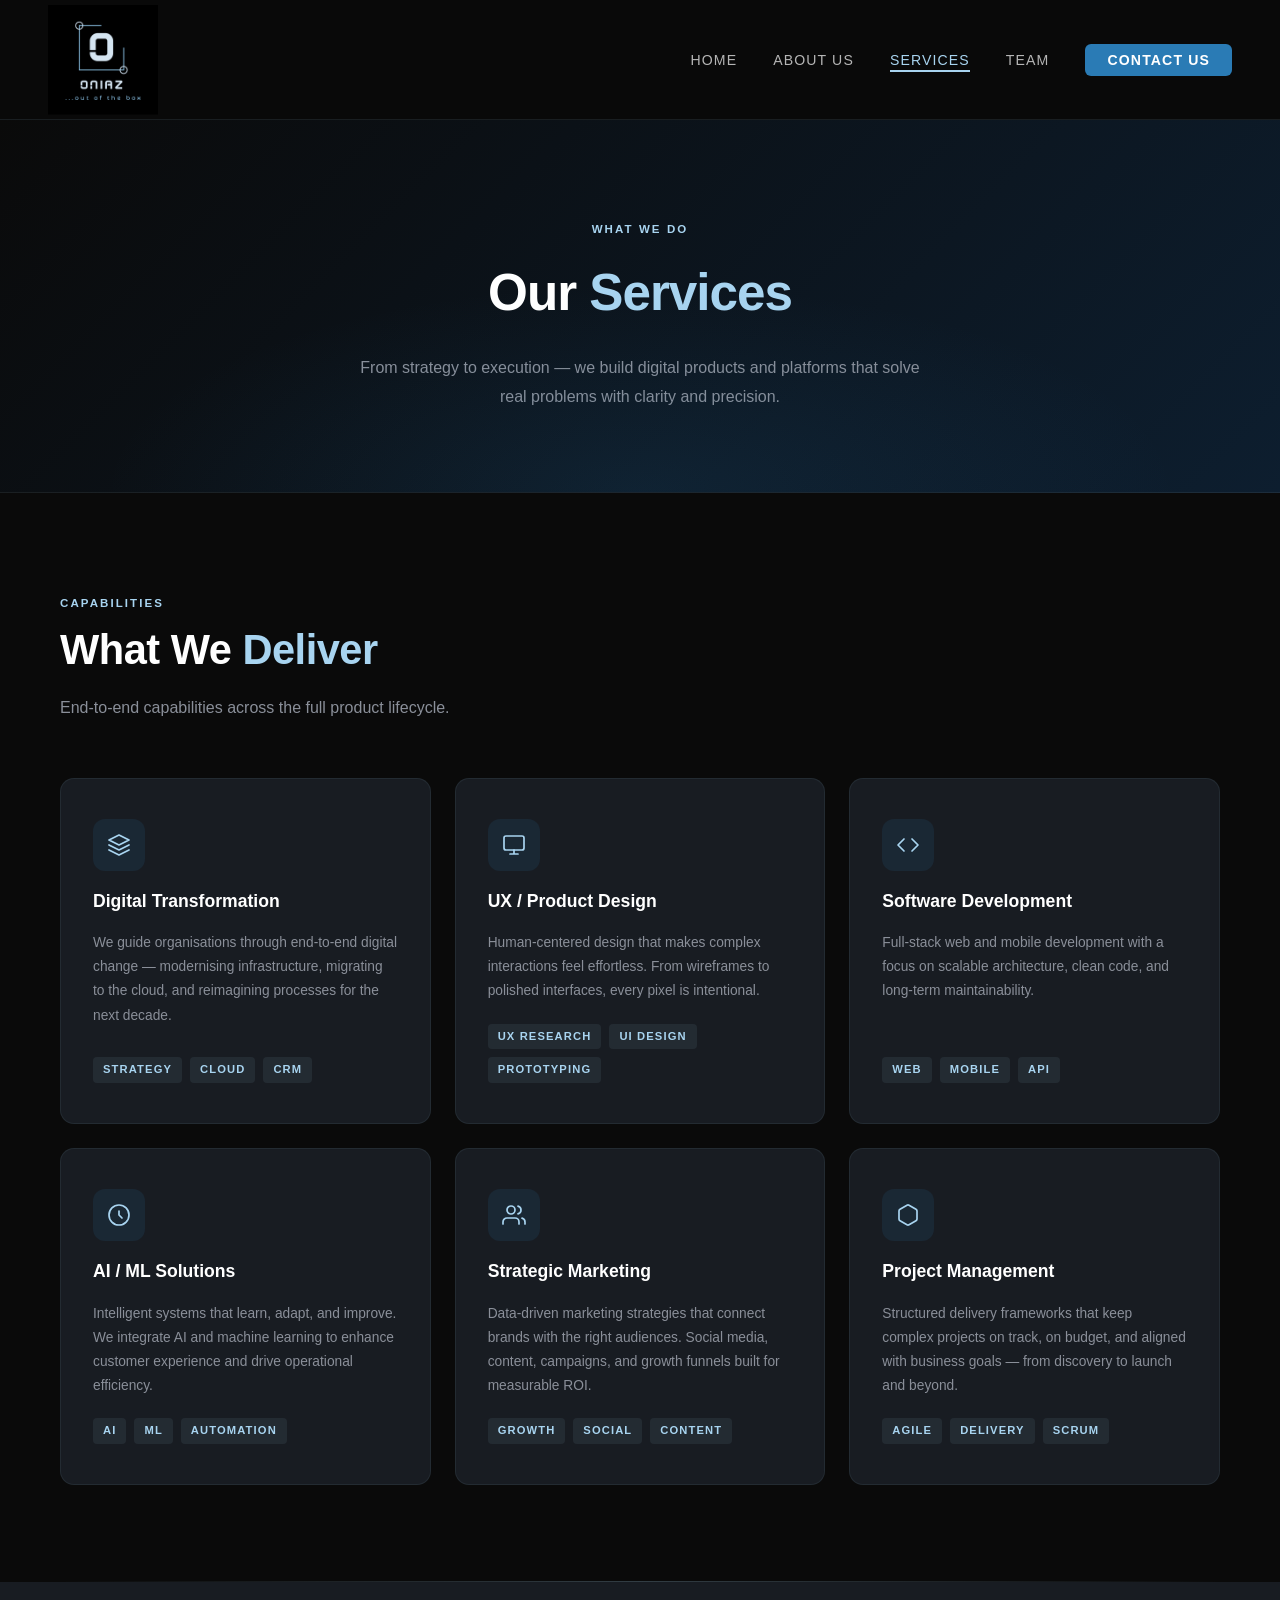
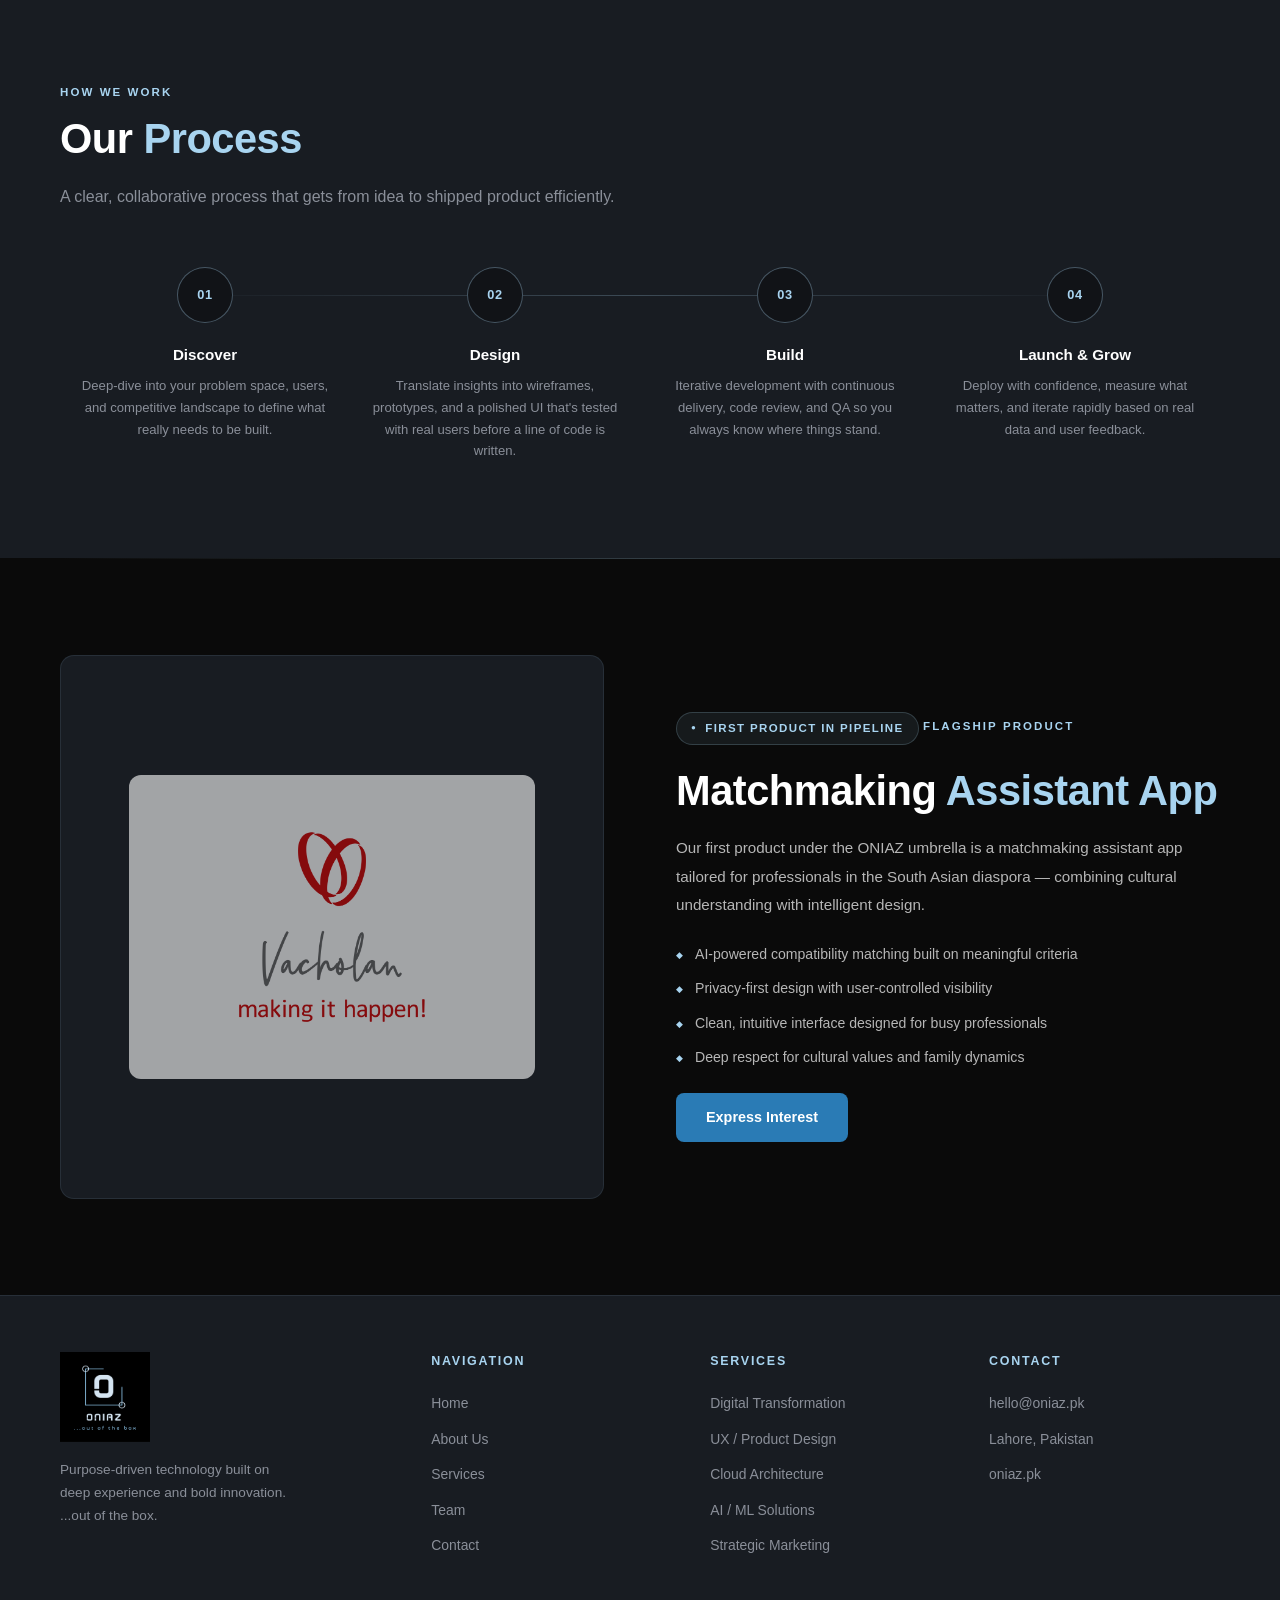
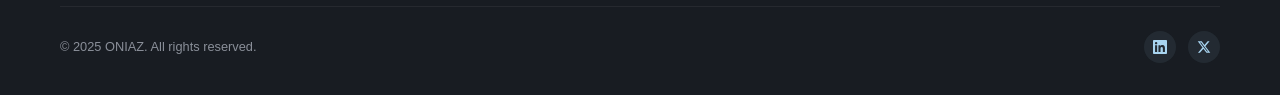
<file: services.html>
<!DOCTYPE html>
<html lang="en">
<head>
  <meta charset="UTF-8" />
  <meta name="viewport" content="width=device-width, initial-scale=1.0" />
  <title>ONIAZ – Services</title>
  <link rel="stylesheet" href="css/style.css" />
  <style>
    .page-hero {
      background: linear-gradient(135deg, #0a0a0a 0%, #0d1e2f 100%);
      padding: 100px 60px 80px;
      text-align: center;
      border-bottom: 1px solid rgba(168,212,240,0.1);
      position: relative;
      overflow: hidden;
    }
    .page-hero::before {
      content: '';
      position: absolute; inset: 0;
      background: radial-gradient(ellipse 60% 80% at 50% 100%, rgba(42,123,181,0.12), transparent 70%);
      pointer-events: none;
    }
    .page-hero .section-tag { display: block; margin-bottom: 14px; }
    .page-hero h1 { font-size: clamp(2.4rem,4vw,3.6rem); font-weight: 800; letter-spacing: -1px; }
    .page-hero h1 span { color: var(--blue-light); }
    .page-hero p { margin: 20px auto 0; max-width: 560px; color: var(--grey-mid); font-size: 1rem; line-height: 1.8; }

    /* ── SERVICES GRID ── */
    .services-grid {
      display: grid;
      grid-template-columns: repeat(3, 1fr);
      gap: 24px;
      margin-top: 56px;
    }
    .service-card {
      background: var(--dark2);
      border: 1px solid rgba(168,212,240,0.08);
      border-radius: var(--radius);
      padding: 40px 32px;
      display: flex;
      flex-direction: column;
      gap: 16px;
      transition: border-color var(--transition), transform var(--transition);
      position: relative;
      overflow: hidden;
    }
    .service-card::before {
      content: '';
      position: absolute;
      top: 0; left: 0; right: 0;
      height: 3px;
      background: linear-gradient(90deg, var(--blue-dark), var(--blue-light));
      transform: scaleX(0);
      transform-origin: left;
      transition: transform var(--transition);
    }
    .service-card:hover { border-color: rgba(168,212,240,0.25); transform: translateY(-5px); }
    .service-card:hover::before { transform: scaleX(1); }

    .service-icon {
      width: 52px; height: 52px;
      background: rgba(42,123,181,0.12);
      border-radius: 12px;
      display: flex; align-items: center; justify-content: center;
    }
    .service-icon svg { width: 24px; height: 24px; stroke: var(--blue-light); fill: none; stroke-width: 1.7; stroke-linecap: round; stroke-linejoin: round; }
    .service-card h3 { font-size: 1.1rem; font-weight: 700; }
    .service-card p  { font-size: 0.86rem; color: var(--grey-mid); line-height: 1.75; flex: 1; }
    .service-tags { display: flex; flex-wrap: wrap; gap: 8px; margin-top: 4px; }
    .service-tag {
      font-size: 0.7rem;
      font-weight: 600;
      letter-spacing: 0.1em;
      text-transform: uppercase;
      color: var(--blue-light);
      background: rgba(168,212,240,0.08);
      padding: 4px 10px;
      border-radius: 4px;
    }

    /* ── PROCESS ── */
    .process-bg { background: var(--dark2); }
    .process-steps {
      display: grid;
      grid-template-columns: repeat(4, 1fr);
      gap: 0;
      margin-top: 56px;
      position: relative;
    }
    .process-steps::before {
      content: '';
      position: absolute;
      top: 28px; left: 10%; right: 10%;
      height: 1px;
      background: linear-gradient(90deg, transparent, rgba(168,212,240,0.25), transparent);
    }
    .process-step {
      display: flex;
      flex-direction: column;
      align-items: center;
      text-align: center;
      padding: 0 20px;
      position: relative;
    }
    .step-circle {
      width: 56px; height: 56px;
      border-radius: 50%;
      border: 1.5px solid rgba(168,212,240,0.35);
      background: var(--dark);
      display: flex; align-items: center; justify-content: center;
      font-size: 0.8rem;
      font-weight: 700;
      color: var(--blue-light);
      letter-spacing: 0.05em;
      margin-bottom: 20px;
      position: relative;
      z-index: 1;
    }
    .process-step h4 { font-size: 0.95rem; font-weight: 700; margin-bottom: 8px; }
    .process-step p  { font-size: 0.82rem; color: var(--grey-mid); line-height: 1.65; }

    /* ── FEATURED PRODUCT ── */
    .featured-wrap {
      display: grid;
      grid-template-columns: 1fr 1fr;
      gap: 72px;
      align-items: center;
    }
    .featured-badge {
      display: inline-flex;
      align-items: center;
      gap: 8px;
      background: rgba(168,212,240,0.08);
      border: 1px solid rgba(168,212,240,0.2);
      border-radius: 20px;
      padding: 6px 14px;
      font-size: 0.72rem;
      font-weight: 700;
      letter-spacing: 0.12em;
      text-transform: uppercase;
      color: var(--blue-light);
      margin-bottom: 22px;
    }
    .featured-badge::before { content: '●'; font-size: 0.5rem; }
    .featured-right p { font-size: 0.95rem; color: rgba(255,255,255,0.7); line-height: 1.85; margin-bottom: 16px; }
    .feature-list { list-style: none; display: flex; flex-direction: column; gap: 12px; margin: 24px 0; }
    .feature-list li {
      display: flex; align-items: flex-start; gap: 12px;
      font-size: 0.88rem; color: rgba(255,255,255,0.7);
    }
    .feature-list li::before {
      content: '◆';
      color: var(--blue-light);
      font-size: 0.55rem;
      margin-top: 5px;
      flex-shrink: 0;
    }
    .featured-visual {
      background: var(--dark2);
      border: 1px solid rgba(168,212,240,0.1);
      border-radius: var(--radius);
      aspect-ratio: 1 / 1;
      display: flex; align-items: center; justify-content: center;
      position: relative;
      overflow: hidden;
    }
    .featured-visual img { width: 85%; opacity: 0.6; }

    .reveal { opacity:0; transform:translateY(28px); transition:opacity .6s ease,transform .6s ease; }
    .reveal.visible { opacity:1; transform:translateY(0); }

    @media (max-width: 1024px) {
      .services-grid { grid-template-columns: 1fr 1fr; }
      .process-steps { grid-template-columns: 1fr 1fr; gap: 40px; }
      .process-steps::before { display: none; }
      .featured-wrap { grid-template-columns: 1fr; gap: 40px; }
    }
    @media (max-width: 640px) {
      .services-grid { grid-template-columns: 1fr; }
      .process-steps { grid-template-columns: 1fr; }
      .page-hero { padding: 80px 24px 60px; }
    }
  </style>
</head>
<body>

<nav class="navbar">
  <a href="index.html" class="nav-logo"><img src="images/logo.png" alt="ONIAZ" /></a>
  <ul class="nav-links">
    <li><a href="index.html">Home</a></li>
    <li><a href="about.html">About Us</a></li>
    <li><a href="services.html" class="active">Services</a></li>
    <li><a href="team.html">Team</a></li>
    <li><a href="contact.html" class="nav-cta">Contact Us</a></li>
  </ul>
  <button class="nav-toggle" aria-label="Toggle menu"><span></span><span></span><span></span></button>
</nav>

<div class="page-content">

  <div class="page-hero">
    <span class="section-tag">What We Do</span>
    <h1>Our <span>Services</span></h1>
    <p>From strategy to execution — we build digital products and platforms that solve real problems with clarity and precision.</p>
  </div>

  <!-- SERVICES GRID -->
  <div class="section">
    <div class="reveal">
      <span class="section-tag">Capabilities</span>
      <h2 class="section-title">What We <span>Deliver</span></h2>
      <p class="section-sub">End-to-end capabilities across the full product lifecycle.</p>
    </div>
    <div class="services-grid">
      <div class="service-card reveal">
        <div class="service-icon">
          <svg viewBox="0 0 24 24"><path d="M12 2L2 7l10 5 10-5-10-5z"/><path d="M2 17l10 5 10-5"/><path d="M2 12l10 5 10-5"/></svg>
        </div>
        <h3>Digital Transformation</h3>
        <p>We guide organisations through end-to-end digital change — modernising infrastructure, migrating to the cloud, and reimagining processes for the next decade.</p>
        <div class="service-tags">
          <span class="service-tag">Strategy</span>
          <span class="service-tag">Cloud</span>
          <span class="service-tag">CRM</span>
        </div>
      </div>
      <div class="service-card reveal">
        <div class="service-icon">
          <svg viewBox="0 0 24 24"><rect x="2" y="3" width="20" height="14" rx="2"/><path d="M8 21h8M12 17v4"/></svg>
        </div>
        <h3>UX / Product Design</h3>
        <p>Human-centered design that makes complex interactions feel effortless. From wireframes to polished interfaces, every pixel is intentional.</p>
        <div class="service-tags">
          <span class="service-tag">UX Research</span>
          <span class="service-tag">UI Design</span>
          <span class="service-tag">Prototyping</span>
        </div>
      </div>
      <div class="service-card reveal">
        <div class="service-icon">
          <svg viewBox="0 0 24 24"><polyline points="16 18 22 12 16 6"/><polyline points="8 6 2 12 8 18"/></svg>
        </div>
        <h3>Software Development</h3>
        <p>Full-stack web and mobile development with a focus on scalable architecture, clean code, and long-term maintainability.</p>
        <div class="service-tags">
          <span class="service-tag">Web</span>
          <span class="service-tag">Mobile</span>
          <span class="service-tag">API</span>
        </div>
      </div>
      <div class="service-card reveal">
        <div class="service-icon">
          <svg viewBox="0 0 24 24"><path d="M12 2a10 10 0 1 0 0 20 10 10 0 0 0 0-20z"/><path d="M12 8v4l3 3"/></svg>
        </div>
        <h3>AI / ML Solutions</h3>
        <p>Intelligent systems that learn, adapt, and improve. We integrate AI and machine learning to enhance customer experience and drive operational efficiency.</p>
        <div class="service-tags">
          <span class="service-tag">AI</span>
          <span class="service-tag">ML</span>
          <span class="service-tag">Automation</span>
        </div>
      </div>
      <div class="service-card reveal">
        <div class="service-icon">
          <svg viewBox="0 0 24 24"><path d="M17 21v-2a4 4 0 0 0-4-4H5a4 4 0 0 0-4 4v2"/><circle cx="9" cy="7" r="4"/><path d="M23 21v-2a4 4 0 0 0-3-3.87"/><path d="M16 3.13a4 4 0 0 1 0 7.75"/></svg>
        </div>
        <h3>Strategic Marketing</h3>
        <p>Data-driven marketing strategies that connect brands with the right audiences. Social media, content, campaigns, and growth funnels built for measurable ROI.</p>
        <div class="service-tags">
          <span class="service-tag">Growth</span>
          <span class="service-tag">Social</span>
          <span class="service-tag">Content</span>
        </div>
      </div>
      <div class="service-card reveal">
        <div class="service-icon">
          <svg viewBox="0 0 24 24"><path d="M21 16V8a2 2 0 0 0-1-1.73l-7-4a2 2 0 0 0-2 0l-7 4A2 2 0 0 0 3 8v8a2 2 0 0 0 1 1.73l7 4a2 2 0 0 0 2 0l7-4A2 2 0 0 0 21 16z"/></svg>
        </div>
        <h3>Project Management</h3>
        <p>Structured delivery frameworks that keep complex projects on track, on budget, and aligned with business goals — from discovery to launch and beyond.</p>
        <div class="service-tags">
          <span class="service-tag">Agile</span>
          <span class="service-tag">Delivery</span>
          <span class="service-tag">Scrum</span>
        </div>
      </div>
    </div>
  </div>

  <div class="divider"></div>

  <!-- PROCESS -->
  <div class="process-bg">
    <div class="section">
      <div class="reveal">
        <span class="section-tag">How We Work</span>
        <h2 class="section-title">Our <span>Process</span></h2>
        <p class="section-sub">A clear, collaborative process that gets from idea to shipped product efficiently.</p>
      </div>
      <div class="process-steps">
        <div class="process-step reveal">
          <div class="step-circle">01</div>
          <h4>Discover</h4>
          <p>Deep-dive into your problem space, users, and competitive landscape to define what really needs to be built.</p>
        </div>
        <div class="process-step reveal">
          <div class="step-circle">02</div>
          <h4>Design</h4>
          <p>Translate insights into wireframes, prototypes, and a polished UI that's tested with real users before a line of code is written.</p>
        </div>
        <div class="process-step reveal">
          <div class="step-circle">03</div>
          <h4>Build</h4>
          <p>Iterative development with continuous delivery, code review, and QA so you always know where things stand.</p>
        </div>
        <div class="process-step reveal">
          <div class="step-circle">04</div>
          <h4>Launch &amp; Grow</h4>
          <p>Deploy with confidence, measure what matters, and iterate rapidly based on real data and user feedback.</p>
        </div>
      </div>
    </div>
  </div>

  <div class="divider"></div>

  <!-- FEATURED PRODUCT -->
  <div class="section">
    <div class="featured-wrap">
      <div class="featured-visual reveal">
        <img src="images/vacholan.jpg" alt="Vacholan – Matchmaking App" style="width:75%; border-radius:12px; background:#fff; padding:20px;" />
      </div>
      <div class="featured-right reveal">
        <div class="featured-badge">First Product in Pipeline</div>
        <span class="section-tag">Flagship Product</span>
        <h2 class="section-title">Matchmaking <span>Assistant App</span></h2>
        <p>Our first product under the ONIAZ umbrella is a matchmaking assistant app tailored for professionals in the South Asian diaspora — combining cultural understanding with intelligent design.</p>
        <ul class="feature-list">
          <li>AI-powered compatibility matching built on meaningful criteria</li>
          <li>Privacy-first design with user-controlled visibility</li>
          <li>Clean, intuitive interface designed for busy professionals</li>
          <li>Deep respect for cultural values and family dynamics</li>
        </ul>
        <a href="contact.html" class="btn btn-primary">Express Interest</a>
      </div>
    </div>
  </div>

</div>

<footer>
  <div class="footer-inner">
    <div class="footer-brand">
      <img src="images/logo.png" alt="ONIAZ" />
      <p>Purpose-driven technology built on deep experience and bold innovation. ...out of the box.</p>
    </div>
    <div class="footer-col">
      <h4>Navigation</h4>
      <ul>
        <li><a href="index.html">Home</a></li>
        <li><a href="about.html">About Us</a></li>
        <li><a href="services.html">Services</a></li>
        <li><a href="team.html">Team</a></li>
        <li><a href="contact.html">Contact</a></li>
      </ul>
    </div>
    <div class="footer-col">
      <h4>Services</h4>
      <ul>
        <li><a href="services.html">Digital Transformation</a></li>
        <li><a href="services.html">UX / Product Design</a></li>
        <li><a href="services.html">Cloud Architecture</a></li>
        <li><a href="services.html">AI / ML Solutions</a></li>
        <li><a href="services.html">Strategic Marketing</a></li>
      </ul>
    </div>
    <div class="footer-col">
      <h4>Contact</h4>
      <ul>
        <li><a href="mailto:hello@oniaz.pk">hello@oniaz.pk</a></li>
        <li><a href="#">Lahore, Pakistan</a></li>
        <li><a href="#">oniaz.pk</a></li>
      </ul>
    </div>
  </div>
  <div class="footer-bottom">
    <span>© 2025 ONIAZ. All rights reserved.</span>
    <div class="footer-socials">
      <a href="#" aria-label="LinkedIn"><svg viewBox="0 0 24 24"><path d="M20.447 20.452h-3.554v-5.569c0-1.328-.027-3.037-1.852-3.037-1.853 0-2.136 1.445-2.136 2.939v5.667H9.351V9h3.414v1.561h.046c.477-.9 1.637-1.85 3.37-1.85 3.601 0 4.267 2.37 4.267 5.455v6.286zM5.337 7.433a2.062 2.062 0 0 1-2.063-2.065 2.064 2.064 0 1 1 2.063 2.065zm1.782 13.019H3.555V9h3.564v11.452zM22.225 0H1.771C.792 0 0 .774 0 1.729v20.542C0 23.227.792 24 1.771 24h20.451C23.2 24 24 23.227 24 22.271V1.729C24 .774 23.2 0 22.222 0h.003z"/></svg></a>
      <a href="#" aria-label="Twitter/X"><svg viewBox="0 0 24 24"><path d="M18.244 2.25h3.308l-7.227 8.26 8.502 11.24H16.17l-5.214-6.817L4.99 21.75H1.68l7.73-8.835L1.254 2.25H8.08l4.713 6.231zm-1.161 17.52h1.833L7.084 4.126H5.117z"/></svg></a>
    </div>
  </div>
</footer>

<script src="js/main.js"></script>
</body>
</html>
</file>
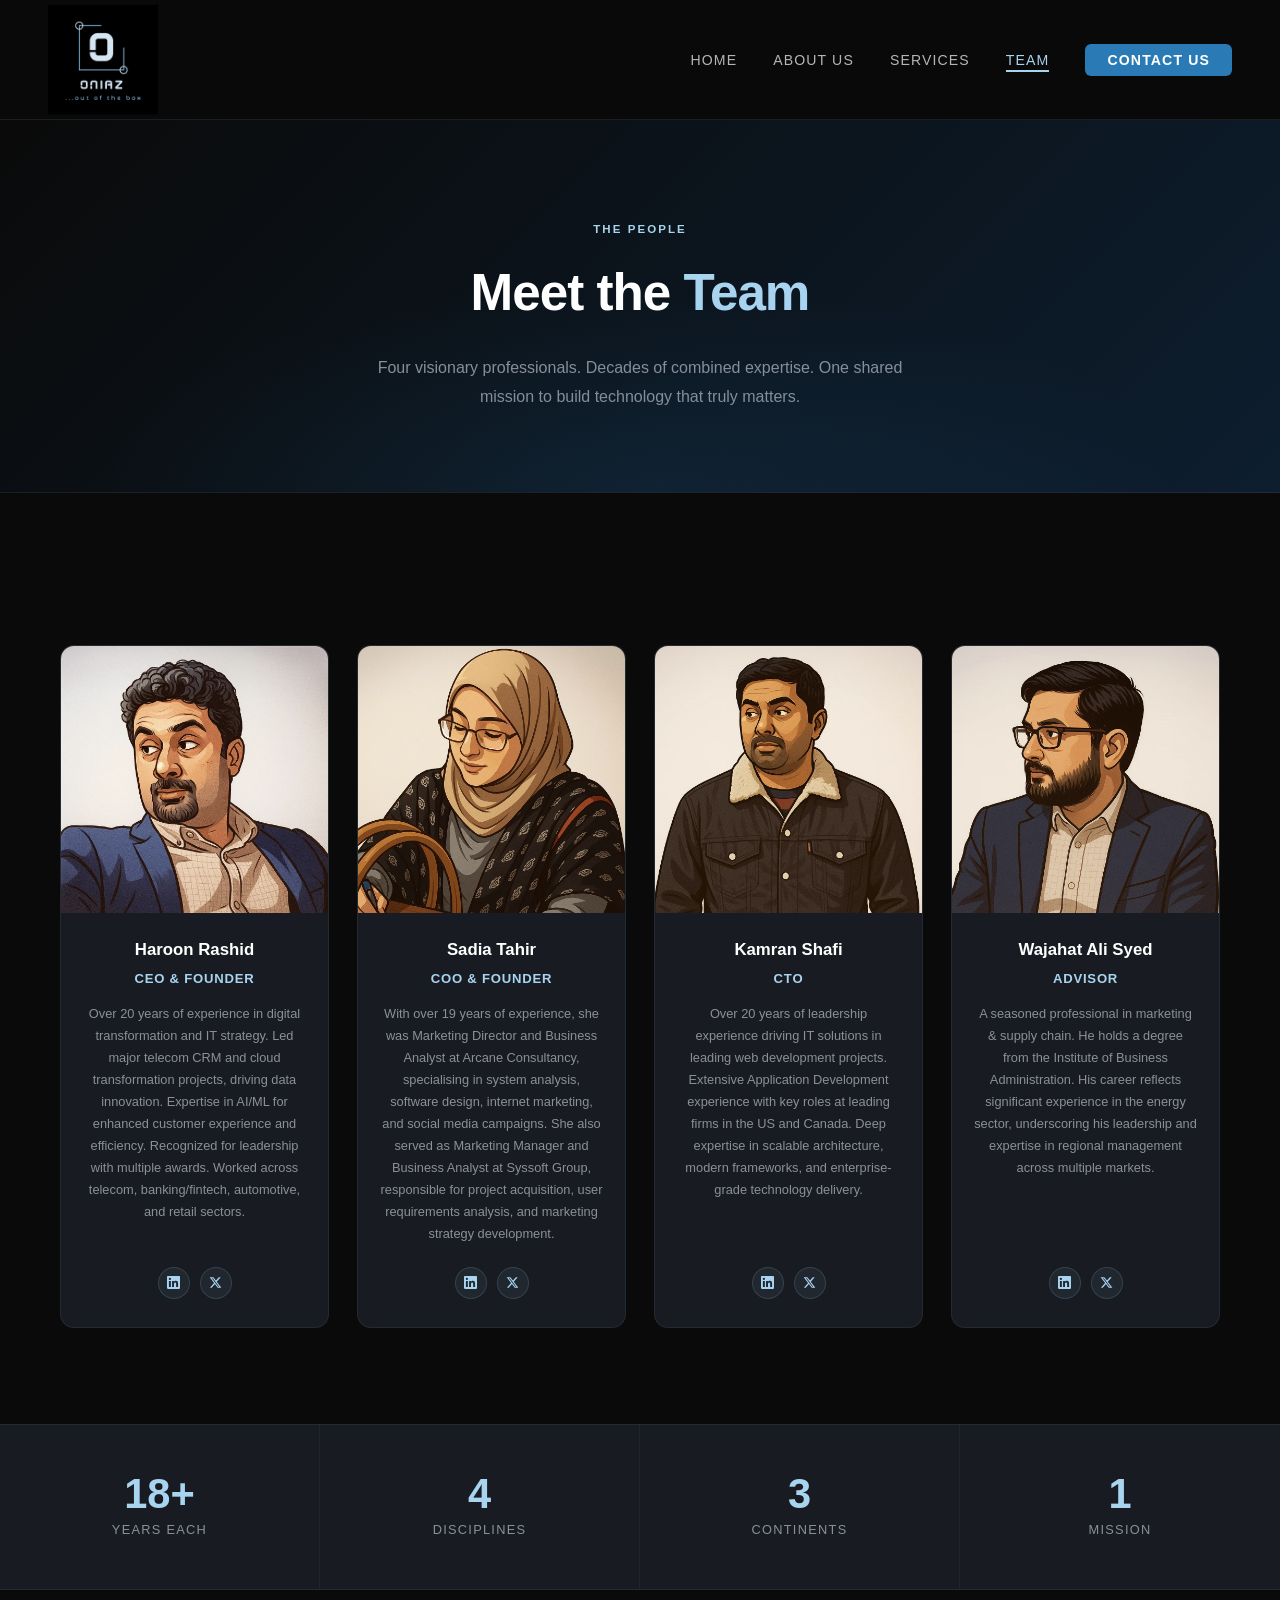
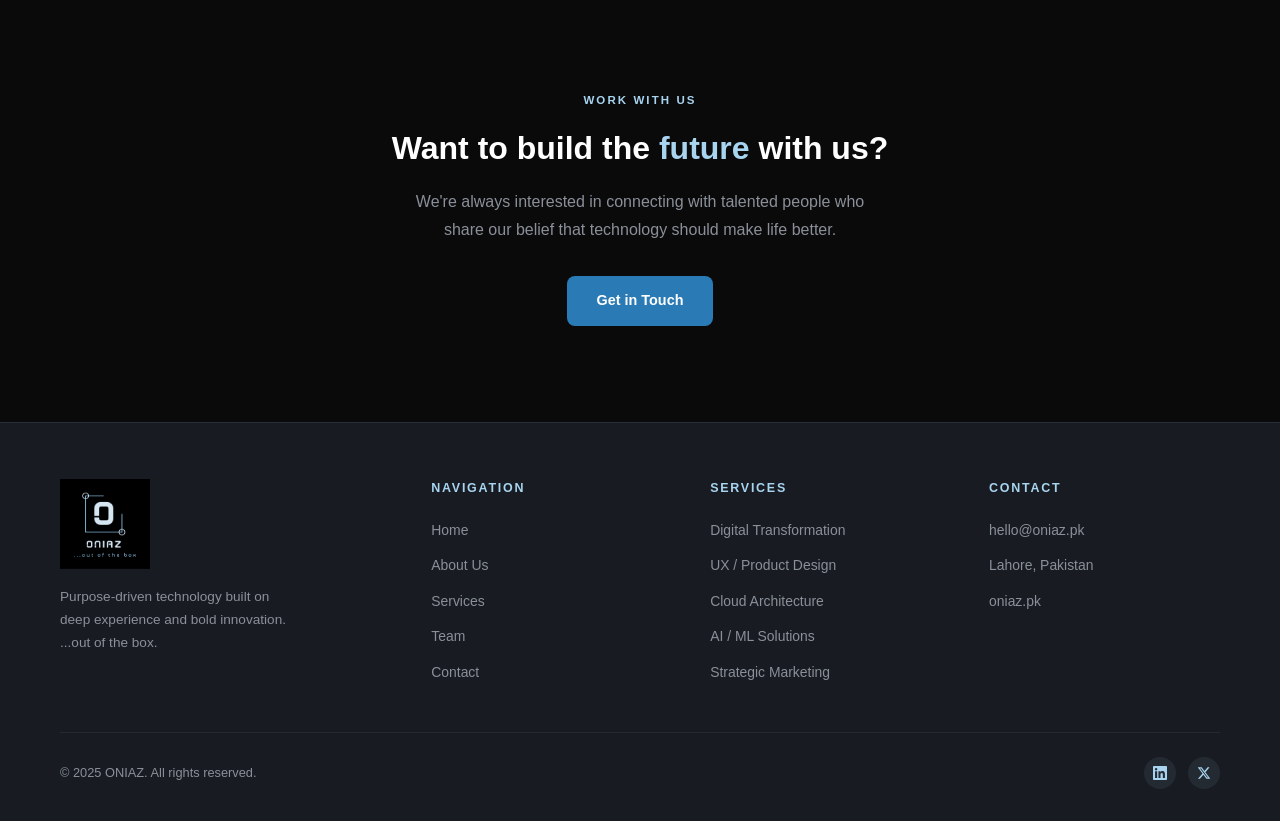
<file: team.html>
<!DOCTYPE html>
<html lang="en">
<head>
  <meta charset="UTF-8" />
  <meta name="viewport" content="width=device-width, initial-scale=1.0" />
  <title>ONIAZ – Our Team</title>
  <link rel="stylesheet" href="css/style.css" />
  <style>
    .page-hero {
      background: linear-gradient(135deg, #0a0a0a 0%, #0d1e2f 100%);
      padding: 100px 60px 80px;
      text-align: center;
      border-bottom: 1px solid rgba(168,212,240,0.1);
      position: relative;
      overflow: hidden;
    }
    .page-hero::before {
      content: '';
      position: absolute; inset: 0;
      background: radial-gradient(ellipse 60% 80% at 50% 100%, rgba(42,123,181,0.12), transparent 70%);
      pointer-events: none;
    }
    .page-hero .section-tag { display: block; margin-bottom: 14px; }
    .page-hero h1 { font-size: clamp(2.4rem,4vw,3.6rem); font-weight: 800; letter-spacing: -1px; }
    .page-hero h1 span { color: var(--blue-light); }
    .page-hero p { margin: 20px auto 0; max-width: 560px; color: var(--grey-mid); font-size: 1rem; line-height: 1.8; }

    /* ── TEAM GRID ── */
    .team-grid {
      display: grid;
      grid-template-columns: repeat(4, 1fr);
      gap: 28px;
      margin-top: 56px;
    }

    .team-card {
      background: var(--dark2);
      border: 1px solid rgba(168,212,240,0.08);
      border-radius: var(--radius);
      overflow: hidden;
      display: flex;
      flex-direction: column;
      transition: border-color var(--transition), transform var(--transition);
    }
    .team-card:hover {
      border-color: rgba(168,212,240,0.28);
      transform: translateY(-6px);
    }

    .team-photo {
      width: 100%;
      aspect-ratio: 1 / 1;
      object-fit: cover;
      object-position: top center;
      display: block;
      filter: grayscale(15%);
      transition: filter var(--transition);
    }
    .team-card:hover .team-photo { filter: grayscale(0%); }

    .team-body {
      padding: 24px 22px 28px;
      display: flex;
      flex-direction: column;
      align-items: center;
      text-align: center;
      gap: 4px;
      flex: 1;
    }

    .team-name {
      font-size: 1.05rem;
      font-weight: 800;
      color: var(--white);
    }

    .team-role {
      font-size: 0.82rem;
      font-weight: 700;
      color: var(--blue-light);
      letter-spacing: 0.06em;
      text-transform: uppercase;
      margin-bottom: 10px;
    }

    .team-bio {
      font-size: 0.8rem;
      line-height: 1.72;
      color: var(--grey-mid);
      flex: 1;
    }

    .team-socials {
      display: flex;
      gap: 10px;
      margin-top: 18px;
      justify-content: center;
    }
    .team-socials a {
      width: 32px; height: 32px;
      border-radius: 50%;
      background: rgba(168,212,240,0.06);
      border: 1px solid rgba(168,212,240,0.15);
      display: flex; align-items: center; justify-content: center;
      transition: background var(--transition), border-color var(--transition);
    }
    .team-socials a:hover {
      background: rgba(168,212,240,0.15);
      border-color: rgba(168,212,240,0.4);
    }
    .team-socials svg { width: 13px; height: 13px; fill: var(--blue-light); }

    /* ── STAT BAND ── */
    .stat-band {
      background: var(--dark2);
      border-top: 1px solid rgba(168,212,240,0.08);
      border-bottom: 1px solid rgba(168,212,240,0.08);
    }
    .stat-row {
      display: grid;
      grid-template-columns: repeat(4, 1fr);
      max-width: 1400px;
      margin: 0 auto;
    }
    .stat-cell {
      padding: 48px 24px;
      text-align: center;
      border-right: 1px solid rgba(168,212,240,0.06);
    }
    .stat-cell:last-child { border-right: none; }
    .stat-big { font-size: 2.6rem; font-weight: 800; color: var(--blue-light); line-height: 1; }
    .stat-desc { font-size: 0.8rem; color: var(--grey-mid); margin-top: 6px; text-transform: uppercase; letter-spacing: 0.1em; }

    /* ── JOIN CTA ── */
    .join-section {
      text-align: center;
      padding: 96px 60px;
    }
    .join-section h2 { font-size: 2rem; font-weight: 800; margin-bottom: 14px; }
    .join-section h2 span { color: var(--blue-light); }
    .join-section p { color: var(--grey-mid); max-width: 480px; margin: 0 auto 32px; line-height: 1.75; }

    .reveal { opacity:0; transform:translateY(28px); transition:opacity .6s ease,transform .6s ease; }
    .reveal.visible { opacity:1; transform:translateY(0); }

    @media (max-width: 1100px) {
      .team-grid { grid-template-columns: repeat(2, 1fr); }
      .stat-row  { grid-template-columns: repeat(2, 1fr); }
      .stat-cell:nth-child(2) { border-right: none; }
    }
    @media (max-width: 600px) {
      .team-grid { grid-template-columns: 1fr; }
      .stat-row  { grid-template-columns: 1fr 1fr; }
      .page-hero { padding: 80px 24px 60px; }
      .join-section { padding: 60px 24px; }
    }
  </style>
</head>
<body>

<nav class="navbar">
  <a href="index.html" class="nav-logo"><img src="images/logo.png" alt="ONIAZ" /></a>
  <ul class="nav-links">
    <li><a href="index.html">Home</a></li>
    <li><a href="about.html">About Us</a></li>
    <li><a href="services.html">Services</a></li>
    <li><a href="team.html" class="active">Team</a></li>
    <li><a href="contact.html" class="nav-cta">Contact Us</a></li>
  </ul>
  <button class="nav-toggle" aria-label="Toggle menu"><span></span><span></span><span></span></button>
</nav>

<div class="page-content">

  <div class="page-hero">
    <span class="section-tag">The People</span>
    <h1>Meet the <span>Team</span></h1>
    <p>Four visionary professionals. Decades of combined expertise. One shared mission to build technology that truly matters.</p>
  </div>

  <!-- TEAM GRID -->
  <div class="section">
    <div class="team-grid">

      <!-- Haroon Rashid -->
      <div class="team-card reveal">
        <img src="images/haroon_rashid.jpeg" alt="Haroon Rashid" class="team-photo" />
        <div class="team-body">
          <div class="team-name">Haroon Rashid</div>
          <div class="team-role">CEO &amp; Founder</div>
          <p class="team-bio">Over 20 years of experience in digital transformation and IT strategy. Led major telecom CRM and cloud transformation projects, driving data innovation. Expertise in AI/ML for enhanced customer experience and efficiency. Recognized for leadership with multiple awards. Worked across telecom, banking/fintech, automotive, and retail sectors.</p>
          <div class="team-socials">
            <a href="#" aria-label="LinkedIn">
              <svg viewBox="0 0 24 24"><path d="M20.447 20.452h-3.554v-5.569c0-1.328-.027-3.037-1.852-3.037-1.853 0-2.136 1.445-2.136 2.939v5.667H9.351V9h3.414v1.561h.046c.477-.9 1.637-1.85 3.37-1.85 3.601 0 4.267 2.37 4.267 5.455v6.286zM5.337 7.433a2.062 2.062 0 0 1-2.063-2.065 2.064 2.064 0 1 1 2.063 2.065zm1.782 13.019H3.555V9h3.564v11.452zM22.225 0H1.771C.792 0 0 .774 0 1.729v20.542C0 23.227.792 24 1.771 24h20.451C23.2 24 24 23.227 24 22.271V1.729C24 .774 23.2 0 22.222 0h.003z"/></svg>
            </a>
            <a href="#" aria-label="Twitter/X">
              <svg viewBox="0 0 24 24"><path d="M18.244 2.25h3.308l-7.227 8.26 8.502 11.24H16.17l-5.214-6.817L4.99 21.75H1.68l7.73-8.835L1.254 2.25H8.08l4.713 6.231zm-1.161 17.52h1.833L7.084 4.126H5.117z"/></svg>
            </a>
          </div>
        </div>
      </div>

      <!-- Sadia Tahir -->
      <div class="team-card reveal">
        <img src="images/sadia_tahir.jpeg" alt="Sadia Tahir" class="team-photo" />
        <div class="team-body">
          <div class="team-name">Sadia Tahir</div>
          <div class="team-role">COO &amp; Founder</div>
          <p class="team-bio">With over 19 years of experience, she was Marketing Director and Business Analyst at Arcane Consultancy, specialising in system analysis, software design, internet marketing, and social media campaigns. She also served as Marketing Manager and Business Analyst at Syssoft Group, responsible for project acquisition, user requirements analysis, and marketing strategy development.</p>
          <div class="team-socials">
            <a href="#" aria-label="LinkedIn">
              <svg viewBox="0 0 24 24"><path d="M20.447 20.452h-3.554v-5.569c0-1.328-.027-3.037-1.852-3.037-1.853 0-2.136 1.445-2.136 2.939v5.667H9.351V9h3.414v1.561h.046c.477-.9 1.637-1.85 3.37-1.85 3.601 0 4.267 2.37 4.267 5.455v6.286zM5.337 7.433a2.062 2.062 0 0 1-2.063-2.065 2.064 2.064 0 1 1 2.063 2.065zm1.782 13.019H3.555V9h3.564v11.452zM22.225 0H1.771C.792 0 0 .774 0 1.729v20.542C0 23.227.792 24 1.771 24h20.451C23.2 24 24 23.227 24 22.271V1.729C24 .774 23.2 0 22.222 0h.003z"/></svg>
            </a>
            <a href="#" aria-label="Twitter/X">
              <svg viewBox="0 0 24 24"><path d="M18.244 2.25h3.308l-7.227 8.26 8.502 11.24H16.17l-5.214-6.817L4.99 21.75H1.68l7.73-8.835L1.254 2.25H8.08l4.713 6.231zm-1.161 17.52h1.833L7.084 4.126H5.117z"/></svg>
            </a>
          </div>
        </div>
      </div>

      <!-- Kamran Shafi -->
      <div class="team-card reveal">
        <img src="images/kamran_shafi.jpeg" alt="Kamran Shafi" class="team-photo" />
        <div class="team-body">
          <div class="team-name">Kamran Shafi</div>
          <div class="team-role">CTO</div>
          <p class="team-bio">Over 20 years of leadership experience driving IT solutions in leading web development projects. Extensive Application Development experience with key roles at leading firms in the US and Canada. Deep expertise in scalable architecture, modern frameworks, and enterprise-grade technology delivery.</p>
          <div class="team-socials">
            <a href="#" aria-label="LinkedIn">
              <svg viewBox="0 0 24 24"><path d="M20.447 20.452h-3.554v-5.569c0-1.328-.027-3.037-1.852-3.037-1.853 0-2.136 1.445-2.136 2.939v5.667H9.351V9h3.414v1.561h.046c.477-.9 1.637-1.85 3.37-1.85 3.601 0 4.267 2.37 4.267 5.455v6.286zM5.337 7.433a2.062 2.062 0 0 1-2.063-2.065 2.064 2.064 0 1 1 2.063 2.065zm1.782 13.019H3.555V9h3.564v11.452zM22.225 0H1.771C.792 0 0 .774 0 1.729v20.542C0 23.227.792 24 1.771 24h20.451C23.2 24 24 23.227 24 22.271V1.729C24 .774 23.2 0 22.222 0h.003z"/></svg>
            </a>
            <a href="#" aria-label="Twitter/X">
              <svg viewBox="0 0 24 24"><path d="M18.244 2.25h3.308l-7.227 8.26 8.502 11.24H16.17l-5.214-6.817L4.99 21.75H1.68l7.73-8.835L1.254 2.25H8.08l4.713 6.231zm-1.161 17.52h1.833L7.084 4.126H5.117z"/></svg>
            </a>
          </div>
        </div>
      </div>

      <!-- Wajahat Ali Syed -->
      <div class="team-card reveal">
        <img src="images/wajahat_ali.jpeg" alt="Wajahat Ali Syed" class="team-photo" />
        <div class="team-body">
          <div class="team-name">Wajahat Ali Syed</div>
          <div class="team-role">Advisor</div>
          <p class="team-bio">A seasoned professional in marketing &amp; supply chain. He holds a degree from the Institute of Business Administration. His career reflects significant experience in the energy sector, underscoring his leadership and expertise in regional management across multiple markets.</p>
          <div class="team-socials">
            <a href="#" aria-label="LinkedIn">
              <svg viewBox="0 0 24 24"><path d="M20.447 20.452h-3.554v-5.569c0-1.328-.027-3.037-1.852-3.037-1.853 0-2.136 1.445-2.136 2.939v5.667H9.351V9h3.414v1.561h.046c.477-.9 1.637-1.85 3.37-1.85 3.601 0 4.267 2.37 4.267 5.455v6.286zM5.337 7.433a2.062 2.062 0 0 1-2.063-2.065 2.064 2.064 0 1 1 2.063 2.065zm1.782 13.019H3.555V9h3.564v11.452zM22.225 0H1.771C.792 0 0 .774 0 1.729v20.542C0 23.227.792 24 1.771 24h20.451C23.2 24 24 23.227 24 22.271V1.729C24 .774 23.2 0 22.222 0h.003z"/></svg>
            </a>
            <a href="#" aria-label="Twitter/X">
              <svg viewBox="0 0 24 24"><path d="M18.244 2.25h3.308l-7.227 8.26 8.502 11.24H16.17l-5.214-6.817L4.99 21.75H1.68l7.73-8.835L1.254 2.25H8.08l4.713 6.231zm-1.161 17.52h1.833L7.084 4.126H5.117z"/></svg>
            </a>
          </div>
        </div>
      </div>

    </div>
  </div>

  <!-- STAT BAND -->
  <div class="stat-band reveal">
    <div class="stat-row">
      <div class="stat-cell">
        <div class="stat-big">18+</div>
        <div class="stat-desc">Years Each</div>
      </div>
      <div class="stat-cell">
        <div class="stat-big">4</div>
        <div class="stat-desc">Disciplines</div>
      </div>
      <div class="stat-cell">
        <div class="stat-big">3</div>
        <div class="stat-desc">Continents</div>
      </div>
      <div class="stat-cell">
        <div class="stat-big">1</div>
        <div class="stat-desc">Mission</div>
      </div>
    </div>
  </div>

  <!-- JOIN CTA -->
  <div class="join-section reveal">
    <span class="section-tag">Work With Us</span>
    <h2>Want to build the <span>future</span> with us?</h2>
    <p>We're always interested in connecting with talented people who share our belief that technology should make life better.</p>
    <a href="contact.html" class="btn btn-primary">Get in Touch</a>
  </div>

</div>

<footer>
  <div class="footer-inner">
    <div class="footer-brand">
      <img src="images/logo.png" alt="ONIAZ" />
      <p>Purpose-driven technology built on deep experience and bold innovation. ...out of the box.</p>
    </div>
    <div class="footer-col">
      <h4>Navigation</h4>
      <ul>
        <li><a href="index.html">Home</a></li>
        <li><a href="about.html">About Us</a></li>
        <li><a href="services.html">Services</a></li>
        <li><a href="team.html">Team</a></li>
        <li><a href="contact.html">Contact</a></li>
      </ul>
    </div>
    <div class="footer-col">
      <h4>Services</h4>
      <ul>
        <li><a href="services.html">Digital Transformation</a></li>
        <li><a href="services.html">UX / Product Design</a></li>
        <li><a href="services.html">Cloud Architecture</a></li>
        <li><a href="services.html">AI / ML Solutions</a></li>
        <li><a href="services.html">Strategic Marketing</a></li>
      </ul>
    </div>
    <div class="footer-col">
      <h4>Contact</h4>
      <ul>
        <li><a href="mailto:hello@oniaz.pk">hello@oniaz.pk</a></li>
        <li><a href="#">Lahore, Pakistan</a></li>
        <li><a href="#">oniaz.pk</a></li>
      </ul>
    </div>
  </div>
  <div class="footer-bottom">
    <span>© 2025 ONIAZ. All rights reserved.</span>
    <div class="footer-socials">
      <a href="#" aria-label="LinkedIn"><svg viewBox="0 0 24 24"><path d="M20.447 20.452h-3.554v-5.569c0-1.328-.027-3.037-1.852-3.037-1.853 0-2.136 1.445-2.136 2.939v5.667H9.351V9h3.414v1.561h.046c.477-.9 1.637-1.85 3.37-1.85 3.601 0 4.267 2.37 4.267 5.455v6.286zM5.337 7.433a2.062 2.062 0 0 1-2.063-2.065 2.064 2.064 0 1 1 2.063 2.065zm1.782 13.019H3.555V9h3.564v11.452zM22.225 0H1.771C.792 0 0 .774 0 1.729v20.542C0 23.227.792 24 1.771 24h20.451C23.2 24 24 23.227 24 22.271V1.729C24 .774 23.2 0 22.222 0h.003z"/></svg></a>
      <a href="#" aria-label="Twitter/X"><svg viewBox="0 0 24 24"><path d="M18.244 2.25h3.308l-7.227 8.26 8.502 11.24H16.17l-5.214-6.817L4.99 21.75H1.68l7.73-8.835L1.254 2.25H8.08l4.713 6.231zm-1.161 17.52h1.833L7.084 4.126H5.117z"/></svg></a>
    </div>
  </div>
</footer>

<script src="js/main.js"></script>
</body>
</html>
</file>
<file: css/style.css>
/* ─── RESET & BASE ─────────────────────────────────────────── */
*, *::before, *::after { box-sizing: border-box; margin: 0; padding: 0; }

:root {
  --black:      #0a0a0a;
  --dark:       #111317;
  --dark2:      #181c22;
  --blue-light: #a8d4f0;
  --blue-mid:   #5aade0;
  --blue-dark:  #2a7bb5;
  --white:      #ffffff;
  --grey-light: #f0f2f5;
  --grey-mid:   #8a8f99;
  --red:        #c0392b;
  --radius:     14px;
  --nav-h:      120px;
  --transition: 0.25s ease;
}

html { scroll-behavior: smooth; }

body {
  background: var(--black);
  color: var(--white);
  font-family: 'Helvetica Neue', Arial, sans-serif;
  font-size: 16px;
  line-height: 1.6;
  overflow-x: hidden;
}

img { display: block; max-width: 100%; }
a  { text-decoration: none; color: inherit; }

/* ─── NAVBAR ────────────────────────────────────────────────── */
.navbar {
  position: fixed;
  top: 0; left: 0; right: 0;
  height: var(--nav-h);
  display: flex;
  align-items: center;
  justify-content: space-between;
  padding: 0 48px;
  background: rgba(10,10,10,0.85);
  backdrop-filter: blur(12px);
  border-bottom: 1px solid rgba(168,212,240,0.1);
  z-index: 1000;
}

.nav-logo img {
  height: 110px;
  width: auto;
  object-fit: contain;
}

.nav-links {
  display: flex;
  gap: 36px;
  list-style: none;
}

.nav-links a {
  font-size: 0.88rem;
  font-weight: 500;
  letter-spacing: 0.08em;
  text-transform: uppercase;
  color: rgba(255,255,255,0.7);
  transition: color var(--transition);
  position: relative;
}

.nav-links a::after {
  content: '';
  position: absolute;
  bottom: -4px; left: 0;
  width: 0; height: 2px;
  background: var(--blue-light);
  transition: width var(--transition);
}

.nav-links a:hover,
.nav-links a.active {
  color: var(--blue-light);
}
.nav-links a:hover::after,
.nav-links a.active::after { width: 100%; }

.nav-cta {
  background: var(--blue-dark);
  color: var(--white) !important;
  padding: 8px 22px;
  border-radius: 6px;
  font-weight: 600 !important;
  transition: background var(--transition) !important;
}
.nav-cta:hover { background: var(--blue-mid) !important; }
.nav-cta::after { display: none !important; }

/* Hamburger */
.nav-toggle {
  display: none;
  flex-direction: column;
  gap: 5px;
  cursor: pointer;
  background: none;
  border: none;
  padding: 4px;
}
.nav-toggle span {
  display: block;
  width: 24px; height: 2px;
  background: var(--white);
  border-radius: 2px;
  transition: var(--transition);
}

/* ─── PAGE WRAPPER ──────────────────────────────────────────── */
.page-content { padding-top: var(--nav-h); }

/* ─── SECTION COMMON ────────────────────────────────────────── */
.section {
  padding: 96px 60px;
  max-width: 1400px;
  margin: 0 auto;
}

.section-full {
  padding: 96px 60px;
}

.section-tag {
  display: inline-block;
  font-size: 0.72rem;
  font-weight: 700;
  letter-spacing: 0.18em;
  text-transform: uppercase;
  color: var(--blue-light);
  margin-bottom: 14px;
}

.section-title {
  font-size: 2.6rem;
  font-weight: 800;
  line-height: 1.15;
  letter-spacing: -0.5px;
  margin-bottom: 20px;
}

.section-title span { color: var(--blue-light); }

.section-sub {
  font-size: 1rem;
  color: var(--grey-mid);
  max-width: 560px;
  line-height: 1.75;
}

/* ─── BUTTONS ───────────────────────────────────────────────── */
.btn {
  display: inline-flex;
  align-items: center;
  gap: 8px;
  padding: 13px 30px;
  border-radius: 8px;
  font-size: 0.9rem;
  font-weight: 600;
  cursor: pointer;
  border: none;
  transition: var(--transition);
}

.btn-primary {
  background: var(--blue-dark);
  color: var(--white);
}
.btn-primary:hover { background: var(--blue-mid); }

.btn-outline {
  background: transparent;
  color: var(--blue-light);
  border: 1.5px solid var(--blue-light);
}
.btn-outline:hover {
  background: rgba(168,212,240,0.08);
}

/* ─── DIVIDER ───────────────────────────────────────────────── */
.divider {
  height: 1px;
  background: linear-gradient(90deg, transparent, rgba(168,212,240,0.25), transparent);
  margin: 0 60px;
}

/* ─── FOOTER ────────────────────────────────────────────────── */
footer {
  background: var(--dark2);
  border-top: 1px solid rgba(168,212,240,0.1);
  padding: 56px 60px 32px;
}

.footer-inner {
  max-width: 1400px;
  margin: 0 auto;
  display: grid;
  grid-template-columns: 1.4fr 1fr 1fr 1fr;
  gap: 48px;
  margin-bottom: 48px;
}

.footer-brand img { height: 90px; margin-bottom: 16px; }
.footer-brand p { font-size: 0.85rem; color: var(--grey-mid); line-height: 1.7; max-width: 240px; }

.footer-col h4 {
  font-size: 0.78rem;
  font-weight: 700;
  letter-spacing: 0.14em;
  text-transform: uppercase;
  color: var(--blue-light);
  margin-bottom: 18px;
}

.footer-col ul { list-style: none; display: flex; flex-direction: column; gap: 10px; }
.footer-col ul li a {
  font-size: 0.87rem;
  color: var(--grey-mid);
  transition: color var(--transition);
}
.footer-col ul li a:hover { color: var(--blue-light); }

.footer-bottom {
  max-width: 1400px;
  margin: 0 auto;
  display: flex;
  justify-content: space-between;
  align-items: center;
  padding-top: 24px;
  border-top: 1px solid rgba(255,255,255,0.06);
  font-size: 0.8rem;
  color: var(--grey-mid);
}

.footer-socials { display: flex; gap: 12px; }
.footer-socials a {
  width: 32px; height: 32px;
  border-radius: 50%;
  background: rgba(168,212,240,0.08);
  display: flex; align-items: center; justify-content: center;
  transition: background var(--transition);
}
.footer-socials a:hover { background: rgba(168,212,240,0.2); }
.footer-socials svg { width: 14px; height: 14px; fill: var(--blue-light); }

/* ─── RESPONSIVE ────────────────────────────────────────────── */
@media (max-width: 1024px) {
  .section, .section-full { padding: 72px 36px; }
  .footer-inner { grid-template-columns: 1fr 1fr; gap: 36px; }
  .divider { margin: 0 36px; }
}

@media (max-width: 768px) {
  .navbar { padding: 0 24px; }
  .nav-links { 
    display: none;
    position: fixed;
    top: var(--nav-h); left: 0; right: 0;
    background: var(--dark);
    flex-direction: column;
    padding: 24px;
    gap: 0;
    border-bottom: 1px solid rgba(168,212,240,0.1);
  }
  .nav-links.open { display: flex; }
  .nav-links li { border-bottom: 1px solid rgba(255,255,255,0.06); }
  .nav-links a { display: block; padding: 14px 0; }
  .nav-cta { margin-top: 12px; text-align: center; border-radius: 8px; }
  .nav-toggle { display: flex; }
  .section, .section-full { padding: 56px 24px; }
  .section-title { font-size: 1.9rem; }
  footer { padding: 48px 24px 24px; }
  .footer-inner { grid-template-columns: 1fr; gap: 28px; }
  .footer-bottom { flex-direction: column; gap: 16px; text-align: center; }
  .divider { margin: 0 24px; }
}
</file>
